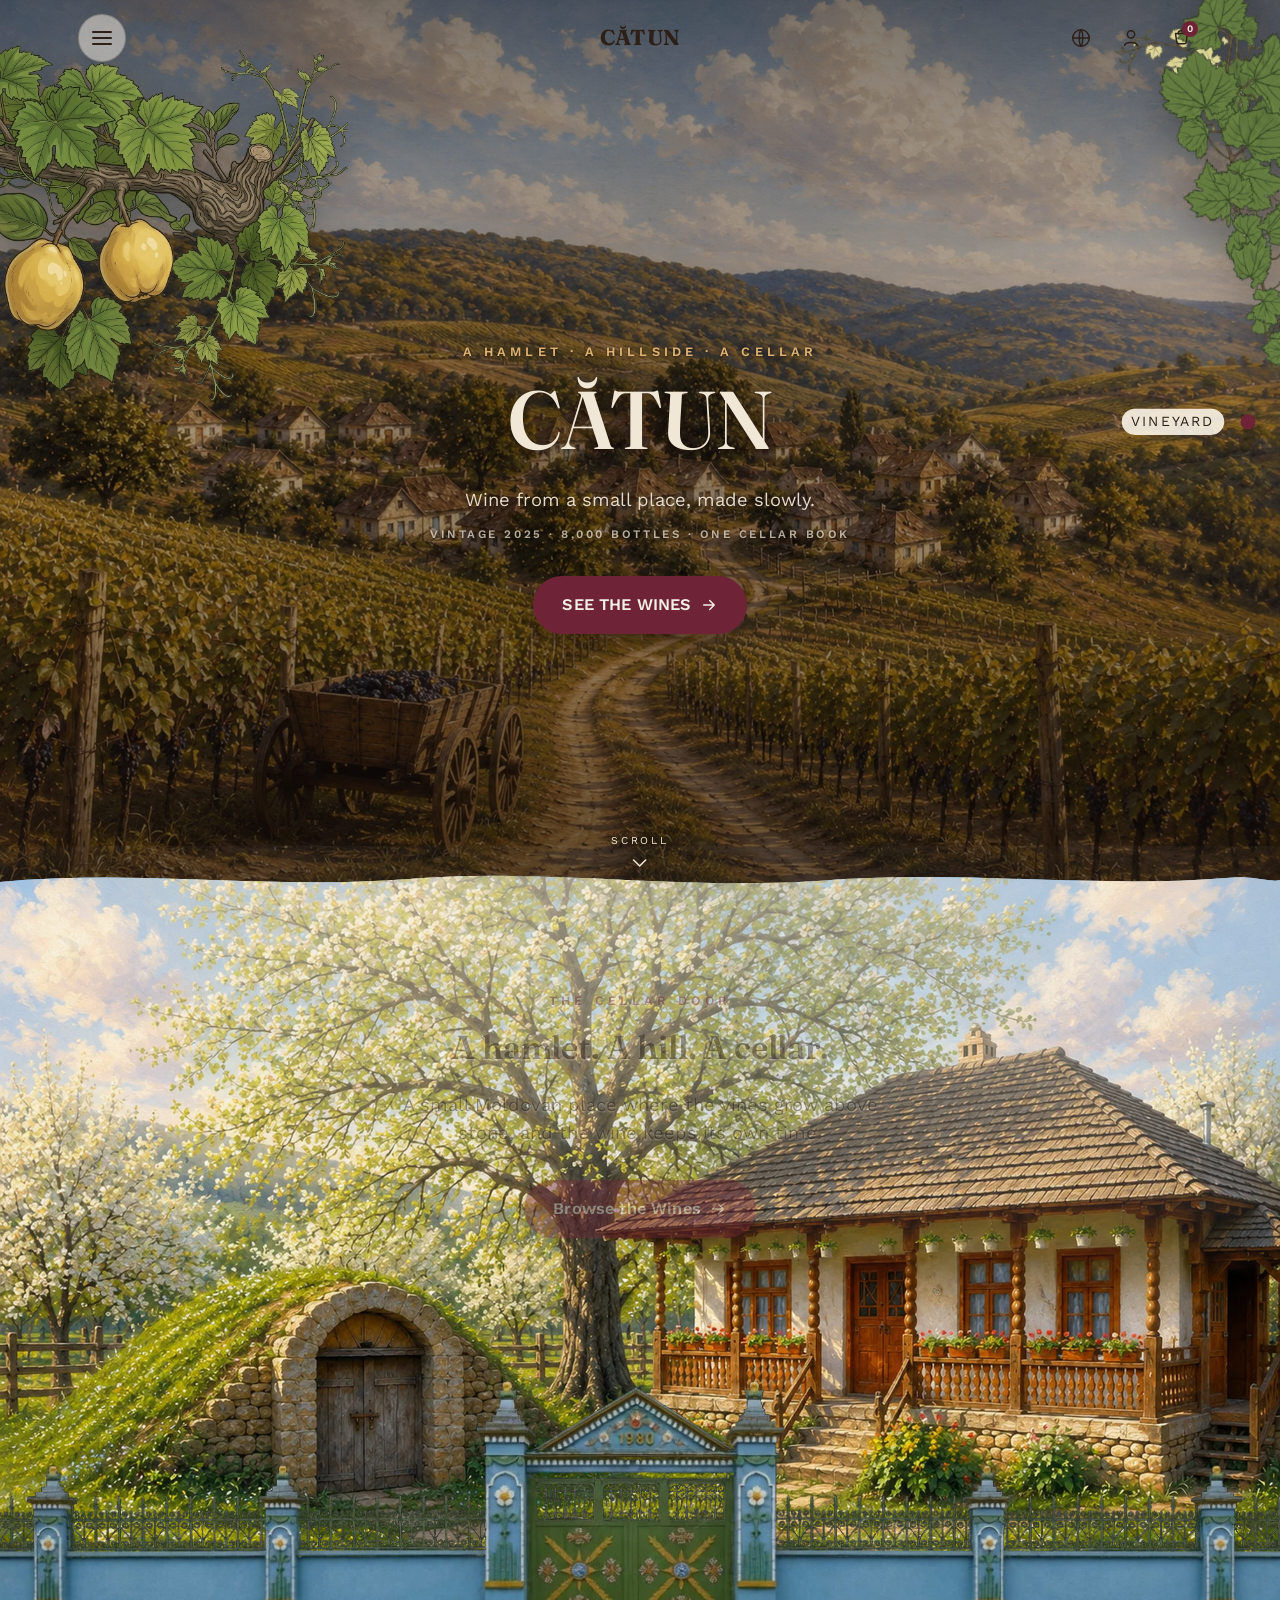
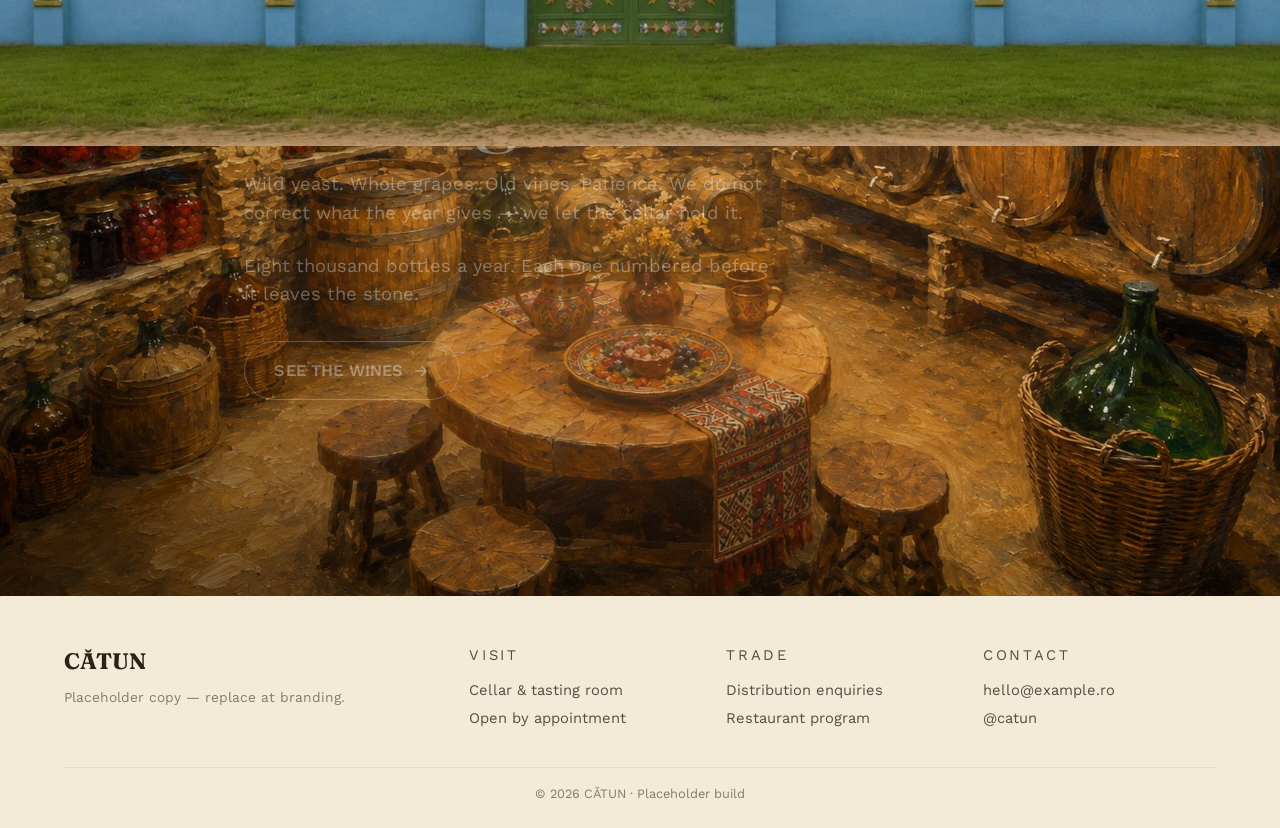
<file: index.html>
<!DOCTYPE html>
<html lang="en">
  <head>
    <meta charset="UTF-8" />
    <meta name="viewport" content="width=device-width, initial-scale=1.0" />
    <meta
      name="description"
      content="Via Bunicului — an immersive countryside wine scroll journey. Placeholder content."
    />
    <title>CĂTUN — Countryside Wine (Placeholder)</title>
    <link rel="stylesheet" href="styles.css" />
    <!-- Hero background is the LCP image — fetch it early -->
    <link rel="preload" as="image" href="assets/s1-bg.webp" fetchpriority="high" />
  </head>
  <body data-page="home">
    <a class="skip-link" href="#main">Skip to content</a>

    <!-- ============ HEADER (fixed transparent overlay) ============ -->
    <header class="site-header" id="siteHeader">
      <div class="header-inner">
        <button
          class="menu-toggle"
          id="menuToggle"
          aria-label="Open menu"
          aria-expanded="false"
          aria-controls="menuOverlay"
        >
          <span class="menu-toggle__bars" aria-hidden="true"></span>
        </button>

        <a class="brand" href="index.html" aria-label="CĂTUN — home">
          <span class="brand__mark">CĂTUN</span>
        </a>

        <div class="header-icons">
          <button class="icon-btn" aria-label="Region">
            <svg viewBox="0 0 24 24" aria-hidden="true">
              <circle cx="12" cy="12" r="9" />
              <path d="M3 12h18M12 3c2.5 2.5 2.5 15 0 18M12 3c-2.5 2.5-2.5 15 0 18" />
            </svg>
          </button>
          <button class="icon-btn" aria-label="Account">
            <svg viewBox="0 0 24 24" aria-hidden="true">
              <circle cx="12" cy="8" r="4" />
              <path d="M5 20c1.5-4 12.5-4 14 0" />
            </svg>
          </button>
          <button class="icon-btn icon-btn--cart" aria-label="Cart">
            <svg viewBox="0 0 24 24" aria-hidden="true">
              <path d="M6 7h13l-1.3 9.5a2 2 0 0 1-2 1.7H9.3a2 2 0 0 1-2-1.7L6 7z" />
              <path d="M9 7a3 3 0 0 1 6 0" />
            </svg>
            <span class="cart-count" aria-hidden="true">0</span>
          </button>
        </div>
      </div>
    </header>

    <!-- ============ FULLSCREEN MENU OVERLAY ============ -->
    <div class="menu-overlay" id="menuOverlay" role="dialog" aria-modal="true" aria-label="Menu" hidden>
      <nav class="menu-overlay__nav" aria-label="Primary">
        <a href="index.html"><span class="menu-num">01</span> Home</a>
        <a href="catalogue.html"><span class="menu-num">02</span> Wines</a>
        <a href="#scene-cellar"><span class="menu-num">03</span> Our Cellar</a>
        <a href="#scene-house"><span class="menu-num">04</span> The Estate</a>
        <a href="catalogue.html"><span class="menu-num">05</span> Shop</a>
      </nav>
      <p class="menu-overlay__note">Placeholder navigation — replace links at branding.</p>
    </div>

    <!-- ============ SECTION SCROLL DOTS ============ -->
    <nav class="scroll-dots" id="scrollDots" aria-label="Scroll sections">
      <a href="#scene-village" class="dot is-active" data-dot="1"><span class="dot__label">Vineyard</span></a>
      <a href="#scene-house" class="dot" data-dot="2"><span class="dot__label">Cellar door</span></a>
      <a href="#scene-cellar" class="dot" data-dot="3"><span class="dot__label">The cellar</span></a>
    </nav>

    <main id="main">
      <!-- ==================================================== -->
      <!-- SECTION 1 — VILLAGE / VINEYARD ENTRANCE HERO         -->
      <!-- ==================================================== -->
      <section class="scene scene--village" id="scene-village" data-scene="1" aria-label="Vineyard entrance">
        <div class="scene__sky" aria-hidden="true"></div>
        <!-- Real client background (replaces the old CSS/SVG scene art) -->
        <img class="scene__photo" src="assets/s1-bg.webp" alt="" fetchpriority="high" decoding="async" />
        <div class="scene__veil scene__veil--village" aria-hidden="true"></div>
        <div class="scene__grain" aria-hidden="true"></div>

        <!-- Foreground quince branch sliding in from the top-left (reusable .floating-enter-left) -->
        <div class="floating floating--quince-s1 floating-enter-left" aria-hidden="true">
          <img src="assets/floating/floating-quince-branch.png" alt="" loading="lazy" decoding="async" />
        </div>

        <!-- Foreground vine-leaves accent (top-right, opposite the quince). Smaller/subtler;
             cropped off the top/right edge with a slight natural tilt. -->
        <div class="floating floating--vine-s1 floating-enter-right" aria-hidden="true">
          <img src="assets/floating/floating-vine-leaves.png" alt="" loading="lazy" decoding="async" />
        </div>

        <div class="scene__content scene__content--center">
          <p class="eyebrow">A HAMLET · A HILLSIDE · A CELLAR</p>
          <h1 class="display-title">
            CĂTUN
          </h1>
          <p class="lede">
            Wine from a small place, made slowly.
          </p>
          <p class="hero-meta">VINTAGE&nbsp;2025 · 8,000&nbsp;BOTTLES · ONE&nbsp;CELLAR&nbsp;BOOK</p>
          <a class="btn btn--primary btn--lg" href="catalogue.html" data-scroll>
            SEE THE WINES
            <svg viewBox="0 0 24 24" class="btn__icon" aria-hidden="true"><path d="M5 12h14M13 6l6 6-6 6" /></svg>
          </a>
        </div>

        <button class="scroll-arrow" data-scroll-target="#scene-house" aria-label="Scroll to next section">
          <span class="scroll-arrow__word">Scroll</span>
          <svg viewBox="0 0 24 24" aria-hidden="true"><path d="M6 9l6 6 6-6" /></svg>
        </button>
      </section>

      <!-- ==================================================== -->
      <!-- SECTION 2 — COUNTRYSIDE HOUSE / CELLAR ENTRANCE      -->
      <!-- ==================================================== -->
      <section class="scene scene--house" id="scene-house" data-scene="2" aria-label="Countryside house and cellar entrance">
        <!-- Phase A scaffold: pin + stage wrappers are display:contents (no-op at rest); activated in later phases -->
        <div class="s2-pin"><div class="s2-stage">
        <div class="s2-reveal" aria-hidden="true"></div>
        <!-- Decorative preview of the Section 3 copy, fades/slides in during the pinned lift
             (desktop+motion only). The real #scene-cellar copy below stays the accessible one. -->
        <div class="s2-reveal-copy" aria-hidden="true">
          <div class="scene__content scene__content--cellar">
            <p class="eyebrow eyebrow--light">LIKE NO OTHERS</p>
            <h2 class="display-title display-title--light"><span>Nothing added.</span><span>Nothing hurried.</span></h2>
            <p class="lede lede--light">
              Wild yeast. Whole grapes. Old vines. Patience. We do not correct what the year
              gives — we let the cellar hold it.
            </p>
            <p class="lede lede--light">
              Eight thousand bottles a year. Each one numbered before it leaves the stone.
            </p>
            <a class="btn btn--ghost-light btn--lg" href="catalogue.html">
              SEE THE WINES
              <svg viewBox="0 0 24 24" class="btn__icon" aria-hidden="true"><path d="M5 12h14M13 6l6 6-6 6" /></svg>
            </a>
          </div>
        </div>
        <div class="scene__sky scene__sky--day" aria-hidden="true"></div>
        <!-- Real client background (house + beci built in) -->
        <img class="scene__photo" src="assets/s2-bg.webp" alt="" loading="lazy" decoding="async" />
        <div class="scene__veil scene__veil--house" aria-hidden="true"></div>
        <div class="scene__grain" aria-hidden="true"></div>

        <!-- Decorative swallows — Section 2 only. Same asset twice, second one mirrored.
             Inside .s2-stage so they hide with the stage at the S2→S3 release (no birds in the
             cellar). CSS drives opacity + swoop translate from --village-to-house so they fade
             and slide into position as Section 2 enters. -->
        <img class="s2-bird s2-bird--a" src="assets/floating/swallow.png" alt="" aria-hidden="true" decoding="async" loading="lazy" />
        <img class="s2-bird s2-bird--b" src="assets/floating/swallow.png" alt="" aria-hidden="true" decoding="async" loading="lazy" />

        <!-- SEPARATE foreground fence (parallax layer) — same element + data-parallax so JS is unchanged -->
        <div class="scene__fence parallax" data-parallax="0.22" aria-hidden="true">
          <img class="scene__fence-img" src="assets/s2-fence.webp" alt="" loading="lazy" decoding="async" />
        </div>

        <div class="scene__content scene__content--top scene__content--story">
          <p class="eyebrow eyebrow--dark">THE CELLAR DOOR</p>
          <h2 class="display-title">A&nbsp;hamlet. A&nbsp;hill. A&nbsp;cellar.</h2>
          <p class="lede lede--dark">
            A small Moldovan place where the vines grow above stone, and the wine keeps its own time.
          </p>
          <a class="btn btn--primary btn--lg" href="catalogue.html">
            Browse the Wines
            <svg viewBox="0 0 24 24" class="btn__icon" aria-hidden="true"><path d="M5 12h14M13 6l6 6-6 6" /></svg>
          </a>
        </div>
        </div></div><!-- /.s2-stage /.s2-pin -->
      </section>

      <!-- ==================================================== -->
      <!-- SECTION 3 — INTERIOR WINE CELLAR                     -->
      <!-- ==================================================== -->
      <section class="scene scene--cellar" id="scene-cellar" data-scene="3" aria-label="Interior wine cellar">
        <div class="scene__cellar-bg" aria-hidden="true"></div>
        <!-- Real client background (cellar + barrels) -->
        <img class="scene__photo" src="assets/s3-bg.webp" alt="" loading="lazy" decoding="async" />
        <div class="scene__veil scene__veil--cellar" aria-hidden="true"></div>
        <div class="scene__glow" aria-hidden="true"></div>

        <div class="scene__content scene__content--cellar">
          <p class="eyebrow eyebrow--light">LIKE NO OTHERS</p>
          <h2 class="display-title display-title--light"><span>Nothing added.</span><span>Nothing hurried.</span></h2>
          <p class="lede lede--light">
            Wild yeast. Whole grapes. Old vines. Patience. We do not correct what the year
            gives — we let the cellar hold it.
          </p>
          <p class="lede lede--light">
            Eight thousand bottles a year. Each one numbered before it leaves the stone.
          </p>
          <a class="btn btn--ghost-light btn--lg" href="catalogue.html">
            SEE THE WINES
            <svg viewBox="0 0 24 24" class="btn__icon" aria-hidden="true"><path d="M5 12h14M13 6l6 6-6 6" /></svg>
          </a>
        </div>
      </section>
    </main>

    <!-- ============ SLIM FOOTER ============ -->
    <footer class="site-footer" aria-label="Site footer">
      <div class="site-footer__inner">
        <div class="site-footer__brand">
          <p class="site-footer__mark">CĂTUN</p>
          <p class="site-footer__placeholder">Placeholder copy — replace at branding.</p>
        </div>
        <div class="site-footer__cols">
          <div class="site-footer__col">
            <p class="site-footer__head">Visit</p>
            <p>Cellar &amp; tasting room</p>
            <p>Open by appointment</p>
          </div>
          <div class="site-footer__col">
            <p class="site-footer__head">Trade</p>
            <p>Distribution enquiries</p>
            <p>Restaurant program</p>
          </div>
          <div class="site-footer__col">
            <p class="site-footer__head">Contact</p>
            <p>hello@example.ro</p>
            <p>@catun</p>
          </div>
        </div>
      </div>
      <p class="site-footer__legal">© <span id="footerYear">2026</span> CĂTUN · Placeholder build</p>
    </footer>

    <!-- Cinematic scroll-transition overlays (opacity driven by scroll-progress CSS vars set in script.js) -->
    <div class="journey-fx" aria-hidden="true">
      <div class="transition-haze"></div>
      <div class="transition-doorway"></div>
      <div class="transition-lightspill"></div>
    </div>

    <script src="script.js?v=f" defer></script>
  </body>
</html>
</file>
<file: styles.css>
@import url("https://fonts.googleapis.com/css2?family=Fraunces:ital,opsz,wght@0,9..144,400;0,9..144,600;0,9..144,700;1,9..144,500&family=Work+Sans:wght@400;500;600&display=swap");

/* =========================================================================
   DESIGN TOKENS — PLACEHOLDER ONLY. Single source of truth for branding.
   Swap these to rebrand; nothing below hardcodes brand values.
   ========================================================================= */
:root {
  /* ---- Brand / UI colours ---- */
  --c-ink: #2c2018;
  --c-muted: #6f6052;
  --c-paper: #f4ead8;
  --c-surface: #fbf4e7;
  --c-line: #e1d2ba;
  --c-accent: #6e2436; /* wine / bordeaux */
  --c-accent-soft: #883246;
  --c-gold: #d9b25a;

  /* ---- Scene 1: village / vineyard (golden hour) ---- */
  --c-sky1-top: #b9d2da;
  --c-sky1-mid: #f5e3bd;
  --c-sky1-low: #f1d2a0;
  --c-sun: #ffe7b3;
  --c-hill-far: #b7c4a6;
  --c-hill-mid: #9db188;
  --c-field-left: #889a57;
  --c-field-right: #94a564;
  --c-road: #cdb487;
  --c-road-crown: #dcc6a0;
  --c-row: #6f7d45;
  --c-bush: #5f6f3a;
  --c-cypress: #4f6138;
  --c-bark: #6b4a30;
  --c-stone: #cdbfa6;
  --c-stone-dark: #b3a283;
  --c-water: #cfe3e0;
  --c-white: #f4efe6;
  --c-beak: #d98a3a;
  --c-leaf-fg: #46562f;

  /* ---- Scene 2: house / cellar entrance (day) ---- */
  --c-sky2-top: #aacfe0;
  --c-sky2-low: #e9f1ec;
  --c-ground: #8fa257;
  --c-dirt: #c7b083;
  --c-wall: #ead9bd;
  --c-roof: #b0563b;
  --c-roof-dark: #8f4530;
  --c-glass: #6f8ea3;
  --c-wood: #7b5836;
  --c-wood-dark: #5e4226;
  --c-chimney: #c08a6a;
  --c-mulberry: #4d6b3f;
  --c-mulberry-fruit: #5b2a4a;
  --c-quince: #6f8a4a;
  --c-quince-fruit: #e3b53f;
  --c-cellar-earth: #8a7a55;
  --c-cellar-dark: #241710;
  --c-fence: #875a34;
  --c-fence-dark: #6c4527;
  --c-swallow: #2f2a26;

  /* ---- Scene 3: interior cellar (warm dark) ---- */
  --c-cellar-wall: #271c14;
  --c-vault: #3a2a1e;
  --c-vault-inner: #4c3727;
  --c-floor: #1c130d;
  --c-floor-2: #2a1d14;
  --c-oak: #6e4a2c;
  --c-oak-light: #855b34;
  --c-hoop: #caa75e;
  --c-rack: #5a3d24;
  --c-bottle-end: #2f4a3a;
  --c-glow: rgba(255, 190, 110, 0.55);
  --c-flame: #ffcf7a;
  --c-cream: #f1e7d6;
  --c-amber: #e0b574;

  /* ---- Bottle teaser / type colours ---- */
  --c-type-red: #6e2436;
  --c-type-white: #cdbf7d;
  --c-type-rose: #d98aa0;
  --c-type-sparkling: #335041;

  /* ---- Type ---- */
  --font-display: "Fraunces", Georgia, "Times New Roman", serif;
  --font-body: "Work Sans", system-ui, -apple-system, "Segoe UI", sans-serif;

  /* ---- Spacing ---- */
  --space-1: 0.25rem;
  --space-2: 0.5rem;
  --space-3: 0.75rem;
  --space-4: 1rem;
  --space-5: 1.5rem;
  --space-6: 2rem;
  --space-7: 3rem;
  --space-8: 4.5rem;

  /* ---- Radius ---- */
  --radius-sm: 4px;
  --radius-md: 10px;
  --radius-lg: 20px;
  --radius-pill: 999px;

  /* ---- Shadows ---- */
  --shadow-sm: 0 1px 3px rgba(44, 32, 24, 0.12);
  --shadow-md: 0 8px 24px rgba(44, 32, 24, 0.16);
  --shadow-lg: 0 22px 60px rgba(44, 32, 24, 0.28);

  /* ---- Motion ---- */
  --dur-fast: 160ms;
  --dur-base: 280ms;
  --dur-slow: 620ms;
  --ease: cubic-bezier(0.22, 0.61, 0.36, 1);

  /* ---- Layout ---- */
  --header-h: 76px;
  --container: 1200px;

  /* ---- Section background gradients ---- */
  --bg-sky1: linear-gradient(180deg, var(--c-sky1-top) 0%, var(--c-sky1-mid) 58%, var(--c-sky1-low) 100%);
  --bg-sky2: linear-gradient(180deg, var(--c-sky2-top) 0%, var(--c-sky2-low) 100%);
  --bg-cellar: radial-gradient(120% 90% at 50% 28%, #3a2a1d 0%, #241811 55%, #160e09 100%);
}

/* =========================================================================
   RESET / BASE
   ========================================================================= */
*,
*::before,
*::after {
  box-sizing: border-box;
}
* {
  margin: 0;
}
html {
  scroll-behavior: smooth;
}
body {
  font-family: var(--font-body);
  color: var(--c-ink);
  background: var(--c-paper);
  line-height: 1.55;
  -webkit-font-smoothing: antialiased;
  overflow-x: hidden;
}
img,
svg {
  display: block;
}
a {
  color: inherit;
  text-decoration: none;
}
button {
  font: inherit;
  color: inherit;
  cursor: pointer;
  background: none;
  border: none;
}
:focus-visible {
  outline: 2px solid var(--c-accent);
  outline-offset: 3px;
}
.skip-link {
  position: absolute;
  left: -9999px;
  top: 0;
  z-index: 200;
}
.skip-link:focus {
  left: var(--space-4);
  top: var(--space-4);
  background: var(--c-accent);
  color: var(--c-white);
  padding: var(--space-2) var(--space-4);
  border-radius: var(--radius-sm);
}

/* =========================================================================
   TYPOGRAPHY HELPERS
   ========================================================================= */
.eyebrow {
  font-size: clamp(0.7rem, 1.4vw, 0.8rem);
  letter-spacing: 0.32em;
  text-transform: uppercase;
  font-weight: 600;
  color: var(--c-accent);
  margin-bottom: var(--space-4);
}
.eyebrow--dark {
  color: var(--c-accent);
}
.eyebrow--light {
  color: var(--c-amber);
}
.display-title {
  font-family: var(--font-display);
  font-weight: 600;
  line-height: 1.02;
  letter-spacing: -0.01em;
  font-size: clamp(2.4rem, 6.4vw, 5.2rem);
  color: var(--c-ink);
  text-shadow: 0 2px 18px rgba(244, 234, 216, 0.5);
}
.display-title--light {
  color: var(--c-cream);
  text-shadow: 0 4px 26px rgba(0, 0, 0, 0.5);
}
.lede {
  max-width: 34ch;
  margin-top: var(--space-5);
  font-size: clamp(1rem, 1.6vw, 1.15rem);
  color: var(--c-muted);
}
.lede--dark {
  color: var(--c-ink);
}
.lede--light {
  color: rgba(241, 231, 214, 0.86);
}
/* Hero meta line — small uppercase tracking, sits tight under the subtitle.
   One line on desktop; wraps cleanly on phones. (Homepage S1 hero.) */
.hero-meta {
  margin-top: var(--space-3); /* smaller gap than title→subtitle, groups it with the subtitle */
  font-size: clamp(0.62rem, 1vw, 0.72rem);
  letter-spacing: 0.22em;
  text-transform: uppercase;
  font-weight: 600;
  color: rgba(241, 231, 214, 0.72);
  white-space: nowrap; /* keep on one line on desktop */
}
@media (max-width: 760px) {
  .hero-meta { white-space: normal; }
}

/* =========================================================================
   BUTTONS
   ========================================================================= */
.btn {
  display: inline-flex;
  align-items: center;
  gap: var(--space-2);
  border-radius: var(--radius-pill);
  font-weight: 600;
  letter-spacing: 0.01em;
  padding: 0.8em 1.5em;
  transition: transform var(--dur-fast) var(--ease),
    background-color var(--dur-base) var(--ease), color var(--dur-base) var(--ease),
    border-color var(--dur-base) var(--ease);
}
.btn:hover {
  transform: translateY(-2px);
}
.btn--lg {
  padding: 1em 1.8em;
  font-size: 1.02rem;
}
.btn__icon {
  width: 1.1em;
  height: 1.1em;
  fill: none;
  stroke: currentColor;
  stroke-width: 2;
  stroke-linecap: round;
  stroke-linejoin: round;
}
.btn--primary {
  background: var(--c-accent);
  color: var(--c-white);
  box-shadow: var(--shadow-md);
}
.btn--primary:hover {
  background: var(--c-accent-soft);
}
.btn--ghost-light {
  border: 1.5px solid rgba(241, 231, 214, 0.55);
  color: var(--c-cream);
}
.btn--ghost-light:hover {
  background: rgba(241, 231, 214, 0.12);
  border-color: var(--c-cream);
}

/* =========================================================================
   HEADER + MENU
   ========================================================================= */
.site-header {
  position: fixed;
  inset: 0 0 auto 0;
  z-index: 100;
  height: var(--header-h);
  transition: background-color var(--dur-base) var(--ease),
    backdrop-filter var(--dur-base) var(--ease), box-shadow var(--dur-base) var(--ease);
}
.site-header.is-scrolled {
  background: rgba(244, 234, 216, 0.82);
  backdrop-filter: blur(10px);
  box-shadow: var(--shadow-sm);
}
.header-inner {
  height: 100%;
  max-width: var(--container);
  margin: 0 auto;
  padding: 0 clamp(1rem, 3vw, 2.5rem);
  display: grid;
  grid-template-columns: 1fr auto 1fr;
  align-items: center;
  gap: var(--space-4);
}
.menu-toggle {
  width: 48px;
  height: 48px;
  border-radius: var(--radius-pill);
  border: 1.5px solid rgba(44, 32, 24, 0.25);
  display: grid;
  place-items: center;
  background: rgba(251, 244, 231, 0.5);
  transition: background-color var(--dur-base) var(--ease), transform var(--dur-fast) var(--ease);
  justify-self: start;
}
.menu-toggle:hover {
  background: var(--c-surface);
  transform: scale(1.04);
}
.menu-toggle__bars,
.menu-toggle__bars::before,
.menu-toggle__bars::after {
  content: "";
  display: block;
  width: 20px;
  height: 2px;
  background: var(--c-ink);
  border-radius: 2px;
  transition: transform var(--dur-base) var(--ease), opacity var(--dur-fast) var(--ease);
}
.menu-toggle__bars::before {
  transform: translateY(-6px);
}
.menu-toggle__bars::after {
  transform: translateY(4px);
}
.menu-toggle[aria-expanded="true"] .menu-toggle__bars {
  background: transparent;
}
.menu-toggle[aria-expanded="true"] .menu-toggle__bars::before {
  transform: translateY(0) rotate(45deg);
}
.menu-toggle[aria-expanded="true"] .menu-toggle__bars::after {
  transform: translateY(-2px) rotate(-45deg);
}
.brand {
  justify-self: center;
  display: flex;
  align-items: baseline;
  gap: var(--space-2);
}
.brand__mark {
  font-family: var(--font-display);
  font-weight: 700;
  font-size: 1.35rem;
  letter-spacing: 0.01em;
  color: var(--c-ink);
}
.brand__tag {
  font-size: 0.6rem;
  letter-spacing: 0.24em;
  text-transform: uppercase;
  color: var(--c-muted);
}
.header-icons {
  justify-self: end;
  display: flex;
  align-items: center;
  gap: var(--space-2);
}
.icon-btn {
  width: 42px;
  height: 42px;
  border-radius: var(--radius-pill);
  display: grid;
  place-items: center;
  position: relative;
  transition: background-color var(--dur-base) var(--ease);
}
.icon-btn:hover {
  background: rgba(44, 32, 24, 0.08);
}
.icon-btn svg {
  width: 22px;
  height: 22px;
  fill: none;
  stroke: var(--c-ink);
  stroke-width: 1.6;
  stroke-linecap: round;
  stroke-linejoin: round;
}
.cart-count {
  position: absolute;
  top: 4px;
  right: 4px;
  min-width: 16px;
  height: 16px;
  padding: 0 4px;
  border-radius: var(--radius-pill);
  background: var(--c-accent);
  color: var(--c-white);
  font-size: 0.62rem;
  font-weight: 600;
  display: grid;
  place-items: center;
}

/* Menu overlay */
.menu-overlay {
  position: fixed;
  inset: 0;
  z-index: 120;
  background: linear-gradient(160deg, #2b1d15 0%, #43271f 100%);
  color: var(--c-cream);
  display: flex;
  flex-direction: column;
  align-items: center;
  justify-content: center;
  gap: var(--space-6);
  opacity: 0;
  transition: opacity var(--dur-base) var(--ease);
}
.menu-overlay[hidden] {
  display: none;
}
.menu-overlay.is-open {
  opacity: 1;
}
.menu-overlay__nav {
  display: flex;
  flex-direction: column;
  gap: clamp(var(--space-3), 2.4vh, var(--space-5));
  text-align: center;
}
.menu-overlay__nav a {
  font-family: var(--font-display);
  font-size: clamp(1.8rem, 6vw, 3.2rem);
  font-weight: 600;
  color: var(--c-cream);
  opacity: 0.9;
  transition: color var(--dur-base) var(--ease), transform var(--dur-base) var(--ease);
}
.menu-overlay__nav a:hover {
  color: var(--c-gold);
  transform: translateX(6px);
}
.menu-num {
  font-family: var(--font-body);
  font-size: 0.8rem;
  letter-spacing: 0.2em;
  color: var(--c-amber);
  margin-right: var(--space-3);
  vertical-align: middle;
}
.menu-overlay__note {
  font-size: 0.78rem;
  letter-spacing: 0.08em;
  color: rgba(241, 231, 214, 0.5);
}

/* =========================================================================
   SCROLL DOTS
   ========================================================================= */
.scroll-dots {
  position: fixed;
  right: clamp(0.6rem, 2vw, 1.8rem);
  top: 50%;
  transform: translateY(-50%);
  z-index: 90;
  display: flex;
  flex-direction: column;
  gap: var(--space-4);
}
.dot {
  position: relative;
  width: 12px;
  height: 12px;
  border-radius: var(--radius-pill);
  border: 1.5px solid rgba(44, 32, 24, 0.55);
  transition: background-color var(--dur-base) var(--ease), transform var(--dur-base) var(--ease),
    border-color var(--dur-base) var(--ease);
}
.dot.is-active {
  background: var(--c-accent);
  border-color: var(--c-accent);
  transform: scale(1.25);
}
.dot__label {
  position: absolute;
  right: 24px;
  top: 50%;
  transform: translateY(-50%) translateX(6px);
  white-space: nowrap;
  font-size: 0.7rem;
  letter-spacing: 0.16em;
  text-transform: uppercase;
  color: var(--c-ink);
  background: rgba(251, 244, 231, 0.9);
  padding: 2px 8px;
  border-radius: var(--radius-pill);
  opacity: 0;
  pointer-events: none;
  transition: opacity var(--dur-base) var(--ease), transform var(--dur-base) var(--ease);
}
.dot:hover .dot__label,
.dot.is-active .dot__label {
  opacity: 1;
  transform: translateY(-50%) translateX(0);
}
/* dots on the dark cellar section */
.scroll-dots.on-dark .dot {
  border-color: rgba(241, 231, 214, 0.6);
}
.scroll-dots.on-dark .dot.is-active {
  background: var(--c-gold);
  border-color: var(--c-gold);
}
.scroll-dots.on-dark .dot__label {
  color: var(--c-cream);
  background: rgba(40, 26, 18, 0.85);
}

/* =========================================================================
   SCENES — shared
   ========================================================================= */
.scene {
  position: relative;
  min-height: 100svh;
  display: flex;
  overflow: hidden;
  isolation: isolate;
}
.scene__sky {
  position: absolute;
  inset: 0;
  z-index: -3;
}
.scene--village .scene__sky {
  background: var(--bg-sky1);
}
.scene__sky--day {
  background: var(--bg-sky2);
}
.scene__sun {
  position: absolute;
  top: 12%;
  left: 50%;
  transform: translateX(-50%);
  width: 42vw;
  height: 42vw;
  max-width: 520px;
  max-height: 520px;
  border-radius: 50%;
  background: radial-gradient(circle, var(--c-sun) 0%, rgba(255, 231, 179, 0) 65%);
  z-index: -2;
}
.scene__art {
  position: absolute;
  inset: 0;
  width: 100%;
  height: 100%;
  z-index: -1;
}
.scene__leaves {
  position: absolute;
  inset: 0;
  width: 100%;
  height: 100%;
  z-index: 2;
  pointer-events: none;
}
.scene__grain {
  position: absolute;
  inset: 0;
  z-index: 1;
  pointer-events: none;
  opacity: 0.07;
  mix-blend-mode: multiply;
  background-image: url("data:image/svg+xml,%3Csvg xmlns='http://www.w3.org/2000/svg' width='160' height='160'%3E%3Cfilter id='n'%3E%3CfeTurbulence type='fractalNoise' baseFrequency='0.85' numOctaves='2'/%3E%3C/filter%3E%3Crect width='100%25' height='100%25' filter='url(%23n)'/%3E%3C/svg%3E");
}

/* ---- Real client image layers (integrated assets) ---- */
.scene__photo {
  position: absolute;
  inset: 0;
  width: 100%;
  height: 100%;
  object-fit: cover;
  object-position: center;
  z-index: -1;
}
/* Legibility veils so text reads over the painted photos */
.scene__veil {
  position: absolute;
  inset: 0;
  z-index: 1;
  pointer-events: none;
}
.scene__veil--village {
  /* darkest band aligned with the vertically-centred hero copy. A soft radial deepens
     ONLY the central text zone (so CĂTUN/subtitle have a contrast floor) while the edges
     keep the lighter linear wash — the vineyard stays bright and visible. */
  background:
    radial-gradient(58% 42% at 50% 45%,
      rgba(18, 12, 8, 0.26) 0%,
      rgba(18, 12, 8, 0.10) 46%,
      rgba(18, 12, 8, 0) 70%),
    linear-gradient(
      180deg,
      rgba(18, 12, 8, 0.55) 0%,
      rgba(18, 12, 8, 0.3) 28%,
      rgba(18, 12, 8, 0.34) 55%,
      rgba(18, 12, 8, 0.62) 100%
    );
}
.scene__veil--cellar {
  background: linear-gradient(
    90deg,
    rgba(0, 0, 0, 0.64) 0%,
    rgba(0, 0, 0, 0.24) 46%,
    rgba(0, 0, 0, 0) 72%
  );
}
/* Section 2 keeps dark text → light scrim gives it a contrast floor (not just text-shadow) */
.scene__veil--house {
  background: linear-gradient(
    180deg,
    rgba(247, 239, 225, 0.6) 0%,
    rgba(247, 239, 225, 0.32) 24%,
    rgba(247, 239, 225, 0) 48%
  );
}
/* Section 1 sits on a bright painting → switch hero text to light */
.scene--village .eyebrow {
  color: var(--c-amber);
  text-shadow:
    0 1px 3px rgba(28, 16, 10, 0.70),
    0 2px 10px rgba(28, 16, 10, 0.45);
}
.scene--village .display-title {
  color: var(--c-cream);
  /* layered: tight dark-brown separation → mid diffuse → wide ambient depth → faint warm
     halo for a premium lift (no hard outline, no glow-y cartoon). */
  text-shadow:
    0 2px 4px   rgba(28, 16, 10, 0.55),
    0 4px 16px  rgba(24, 14, 9, 0.45),
    0 10px 38px rgba(18, 11, 7, 0.35),
    0 0 34px    rgba(255, 198, 122, 0.12);
}
.scene--village .lede {
  color: rgba(241, 231, 214, 0.94);
  text-shadow:
    0 1px 3px  rgba(28, 16, 10, 0.62),
    0 2px 12px rgba(24, 14, 9, 0.42);
}
.scene--village .hero-meta {
  text-shadow:
    0 1px 3px  rgba(28, 16, 10, 0.62),
    0 2px 10px rgba(24, 14, 9, 0.42);
}
.scene--village .scroll-arrow {
  color: var(--c-cream);
  /* soft brown drop-shadow keeps both the word and the chevron legible over the bright road */
  filter: drop-shadow(0 1px 3px rgba(20, 12, 8, 0.55));
  /* fade the scroll cue out as the vineyard→house transition begins, so the rising wave never reaches it */
  opacity: calc(1 - max(var(--village-to-house) - 0.1, 0) * 3);
}
/* CTA: same accent/style, just a slightly stronger lift off the busy vineyard (village hero only) */
.scene--village .btn--primary {
  box-shadow:
    var(--shadow-md),
    0 6px 22px rgba(20, 12, 8, 0.40);
}
/* Section 2 keeps dark text (bright sky/blossoms) → crisp light halo for legibility */
.scene--house .eyebrow {
  text-shadow: 0 1px 2px rgba(244, 234, 216, 0.9);
}
.scene--house .display-title {
  text-shadow: 0 1px 2px rgba(244, 234, 216, 0.95), 0 3px 22px rgba(244, 234, 216, 0.7);
}
.scene--house .lede {
  color: var(--c-ink);
  text-shadow: 0 1px 2px rgba(244, 234, 216, 0.92);
}

/* Decorative swallows — Section 2 only. Painted PNG asset used twice, second mirrored.
   Anchored in the upper corners of the sky, clear of the centered title. opacity + swoop
   translate driven by --village-to-house (set by initScrollJourney during S1→S2 entry):
   birds fade in and slide from off-corner into rest as Section 2 arrives. z:1 sits BEHIND
   the text/fence (z:3) and ABOVE sky/photo/veil. Inside .s2-stage in HTML → hide with
   the stage at the S2→S3 release. */
.s2-bird {
  position: absolute;
  z-index: 1;
  pointer-events: none;
  display: block;
  user-select: none;
  opacity: clamp(0, var(--village-to-house, 0), 1);
  will-change: opacity, transform;
}
.s2-bird--a {
  top: 12%;
  left: 7%;
  width: clamp(40px, 4.4vw, 64px);
  transform:
    translate(
      calc((1 - var(--village-to-house, 0)) * -56px),
      calc((1 - var(--village-to-house, 0)) * -28px)
    )
    rotate(calc((1 - var(--village-to-house, 0)) * -8deg));
}
.s2-bird--b {
  top: 9%;
  right: 8%;
  width: clamp(44px, 5vw, 72px);
  /* scaleX(-1) mirrors the asset; the translate(-X) then visually moves +X so the bird
     enters from the upper-RIGHT and settles into its anchored position. */
  transform:
    scaleX(-1)
    translate(
      calc((1 - var(--village-to-house, 0)) * -60px),
      calc((1 - var(--village-to-house, 0)) * -32px)
    )
    rotate(calc((1 - var(--village-to-house, 0)) * -8deg));
}
/* Mobile: narrow viewport, centered title spans nearly the full width — corners are too
   tight for the birds to read cleanly. Hide them. */
@media (max-width: 760px) {
  .s2-bird { display: none; }
}

.scene__content {
  position: relative;
  z-index: 3;
  width: 100%;
  max-width: var(--container);
  margin: 0 auto;
  padding: 0 clamp(1.5rem, 5vw, 5rem);
  display: flex;
  flex-direction: column;
}
.scene__content--center {
  align-self: center;
  align-items: center;
  text-align: center;
  padding-top: var(--header-h);
}
.scene__content--top {
  align-self: flex-start;
  align-items: center;
  text-align: center;
  margin-top: calc(var(--header-h) + 5vh);
}
/* S2 editorial story block — quiet, centered in the upper-middle, between the corner birds and
   above the fence/gate. Padding is zeroed so max-width is a clean text measure (~50ch); margin
   auto centers it. Scoped to --story so the locked S2→S3 reveal preview (--cellar) and S3 are
   untouched. */
.scene__content--story {
  align-items: center;
  text-align: center;
  padding-left: 0;
  padding-right: 0;
  max-width: min(50ch, 88vw);
  margin-left: auto;
  margin-right: auto;
}
.scene__content--story .display-title {
  width: 100%;
  font-size: clamp(1.45rem, 2.6vw, 2.2rem);
  line-height: 1.2;
  letter-spacing: -0.005em;
  text-wrap: balance; /* even line lengths; the title's nbsp keeps breaks at sentence boundaries */
}
.scene__content--story .lede {
  width: 100%;
  max-width: 100%; /* body paragraphs fill the editorial measure, wider than the default 34ch */
  /* tight + soft cream halo lifts the dark copy off the varied photo (tree/house) without
     darkening the image — readability only, S2 story block scoped. */
  text-shadow:
    0 1px 2px  rgba(247, 239, 225, 0.95),
    0 1px 14px rgba(247, 239, 225, 0.55);
}
.scene__content--cellar {
  align-self: center;
  align-items: flex-start;
  text-align: left;
  max-width: min(920px, 92vw); /* wider so the two title lines can spread horizontally */
  margin-right: auto;
}
/* Title spans stack as two lines; each stays on one line on desktop so the title reads wide,
   not stacked/vertical. (Mobile allows natural wrapping — see the max-width:760px block.) */
.scene__content--cellar .display-title span {
  display: block;
  white-space: nowrap;
}
/* Body stays at a comfortable reading measure even though the block is wider for the title. */
.scene__content--cellar .lede {
  max-width: 48ch;
}
.scene__content .btn {
  margin-top: var(--space-6);
}

/* Scroll arrow */
.scroll-arrow {
  position: absolute;
  bottom: var(--space-5);
  left: 50%;
  transform: translateX(-50%);
  z-index: 4;
  display: flex;
  flex-direction: column;
  align-items: center;
  gap: 2px;
  color: var(--c-ink);
}
.scroll-arrow__word {
  font-size: 0.66rem;
  letter-spacing: 0.28em;
  text-transform: uppercase;
}
.scroll-arrow svg {
  width: 24px;
  height: 24px;
  fill: none;
  stroke: currentColor;
  stroke-width: 1.6;
  stroke-linecap: round;
  stroke-linejoin: round;
  animation: bob 1.8s var(--ease) infinite;
}
@keyframes bob {
  0%, 100% { transform: translateY(0); }
  50% { transform: translateY(6px); }
}

/* =========================================================================
   SCENE 1 — VILLAGE / VINEYARD
   ========================================================================= */
.v-hill--far { fill: var(--c-hill-far); }
.v-hill--mid { fill: var(--c-hill-mid); }
.v-field--left { fill: var(--c-field-left); }
.v-field--right { fill: var(--c-field-right); }
.v-road { fill: var(--c-road); }
.v-road-crown { fill: var(--c-road-crown); }
.v-rows line {
  stroke: var(--c-row);
  stroke-width: 3;
  opacity: 0.5;
}
.v-bushes circle { fill: var(--c-bush); }
.v-cypress ellipse { fill: var(--c-cypress); }
.v-trunk { fill: var(--c-bark); }
.v-fountain-post { fill: var(--c-stone-dark); }
.v-fountain-spout { fill: var(--c-stone-dark); }
.v-fountain-basin { fill: var(--c-stone); stroke: var(--c-stone-dark); stroke-width: 3; }
.v-fountain-water { fill: none; stroke: var(--c-water); stroke-width: 4; stroke-linecap: round; }
.v-stork-body { fill: var(--c-white); }
.v-stork-head { fill: var(--c-white); }
.v-stork-neck { fill: none; stroke: var(--c-white); stroke-width: 6; stroke-linecap: round; }
.v-stork-beak { fill: var(--c-beak); }
.v-stork-leg { stroke: var(--c-beak); stroke-width: 3; stroke-linecap: round; }
.fg-leaf { fill: var(--c-leaf-fg); }
.fg-stem { fill: none; stroke: var(--c-leaf-fg); stroke-width: 5; opacity: 0.8; }
.fg-vine { opacity: 0.92; }

/* =========================================================================
   SCENE 2 — HOUSE / CELLAR ENTRANCE
   ========================================================================= */
.swallows {
  position: absolute;
  inset: 0;
  z-index: 0;
  pointer-events: none;
}
.swallow {
  position: absolute;
  width: 38px;
  height: 19px;
  fill: none;
  stroke: var(--c-swallow);
  stroke-width: 2.4;
  stroke-linecap: round;
}
.swallow--1 { top: 18%; left: -8%; animation: fly1 14s linear infinite; }
.swallow--2 { top: 26%; left: -8%; width: 28px; animation: fly1 18s linear infinite 3s; }
.swallow--3 { top: 14%; left: -8%; width: 22px; animation: fly1 22s linear infinite 7s; }
@keyframes fly1 {
  0% { transform: translate(0, 0); }
  50% { transform: translate(60vw, -4vh); }
  100% { transform: translate(120vw, 2vh); }
}
.h-ground { fill: var(--c-ground); }
.h-path { fill: var(--c-dirt); }
.tree-trunk { fill: var(--c-bark); }
.mulberry-foliage { fill: var(--c-mulberry); }
.mulberry-fruit circle { fill: var(--c-mulberry-fruit); }
.quince-foliage { fill: var(--c-quince); }
.quince-fruit circle { fill: var(--c-quince-fruit); stroke: #b8902a; stroke-width: 1.5; }
.house-roof { fill: var(--c-roof); }
.house-roof-shadow { fill: var(--c-roof-dark); }
.house-wall { fill: var(--c-wall); }
.house-window { fill: var(--c-glass); }
.house-window-bar { stroke: var(--c-wood-dark); stroke-width: 4; }
.house-door { fill: var(--c-wood); }
.house-knob { fill: var(--c-gold); }
.chimney { fill: var(--c-chimney); }
.cellar-mound { fill: var(--c-cellar-earth); }
.cellar-arch { fill: var(--c-stone); }
.cellar-dark { fill: var(--c-cellar-dark); }
.cellar-door { fill: var(--c-wood); stroke: var(--c-wood-dark); stroke-width: 2; }
.cellar-plank { stroke: var(--c-wood-dark); stroke-width: 2; }
.cellar-step { fill: var(--c-stone-dark); }
.cart-bed, .cart-rail { fill: var(--c-wood); }
.cart-slat, .cart-handle { stroke: var(--c-wood); stroke-width: 6; stroke-linecap: round; }
.cart-wheel { fill: var(--c-wood-dark); }
.cart-wheel-hub { fill: var(--c-gold); }

/* Parallax fence (separate foreground layer — real transparent cutout, capped to a bottom band) */
.scene__fence {
  position: absolute;
  left: 0;
  right: 0;
  bottom: -8vh; /* cushion so the parallax lift never exposes a gap beneath the fence */
  width: 100%;
  height: clamp(340px, 52vh, 640px); /* taller band → more of the fence body reads, finials get headroom */
  overflow: hidden;
  z-index: 3;
  pointer-events: none;
  will-change: transform;
}
.scene__fence-img {
  display: block;
  width: 100%;
  height: 100%;
  object-fit: cover;
  /* 52% balances top + body: with the taller container the slice spans ~27-75% of
     the asset — small sky headroom so finials clear, then full finials + gate body +
     grass (touch of dirt) for a strong, grounded foreground.
     (Asset bands: transparent 0-31%, finials 32-48%, gate 48-64%, grass 64-73%.) */
  object-position: center 52%;
}
/* Cellar atmosphere rising onto the fence — warm dark tint grows from the seam up
   as S3 enters (driven by --house-to-cellar), fading out before the blue gate crown.
   Inside .scene__fence so it's clipped to the fence and rides the parallax transform. */
.scene__fence::after {
  content: "";
  position: absolute;
  inset: 0;
  pointer-events: none;
  z-index: 1;
  /* multiply casts the cellar earth tone onto the blue fence as a real shadow
     (darkens without graying), so the gate stays readable instead of washed flat */
  mix-blend-mode: multiply;
  /* Peak the cast shadow mid-transition, when the fence sits centred in view.
     --house-to-cellar is only ~0.5 at that moment and doesn't hit 1 until the
     fence has scrolled off the top — so ramp it: min(hc*2.2,1) reaches full
     strength by the time the fence is centred, then holds while it exits. */
  opacity: calc(min(var(--house-to-cellar) * 2.2, 1) * 0.9);
  /* The cellar section overlaps and paints OVER the fence's lower ~half, so the
     darkest shadow must land just above the seam (~mid-element), not at the true
     element bottom (which is hidden). Strong band peaks at 48-58% then feathers
     up the visible gate; colour sampled from the S3 cellar top (rgb(89,51,15)). */
  background: linear-gradient(
    to top,
    rgba(34, 18, 8, 0.92) 0%,
    rgba(40, 22, 9, 0.9) 42%,
    rgba(54, 30, 12, 0.82) 54%,
    rgba(77, 42, 18, 0.5) 66%,
    rgba(89, 51, 15, 0.24) 78%,
    rgba(89, 51, 15, 0) 88%
  );
}

/* =========================================================================
   S2→S3 FENCE-PULL PIN — Phase B1: real pin/stage boxes (still NO pin motion).
   .s2-stage now carries Section 2's layout role (flex container + positioning
   context + clip + stacking) that .scene used to provide, and is sticky-capable.
   .s2-pin is the future scroll track; with --pin-extra:0 it is exactly one
   viewport tall, so the stage has no room to stick → behaviour identical to
   before. .scene--house drops its own flex/overflow (moved to the stage) and
   must NOT clip, or it would trap the sticky stage. No fence lift / reveal yet.
   ========================================================================= */
.scene--house {
  display: block;    /* override .scene's flex — S2's content now lives in .s2-stage */
  overflow: visible; /* override .scene's overflow:hidden so it can't trap position:sticky */
}
.s2-pin {
  position: relative;
  min-height: calc(100svh + var(--pin-extra, 0vh)); /* B1: extra=0 → 100svh, no pin track yet */
  --pin-extra: 0vh; /* Phase B2 knob: extra scroll distance for the pinned phase */
}
.s2-stage {
  position: sticky;  /* sticky-capable; no track yet → sits in normal flow */
  top: 0;
  min-height: 100svh;  /* matches .scene's min-height:100svh */
  display: flex;       /* replicate .scene flex so .scene__content--top positions identically */
  overflow: hidden;    /* clip fence (-8vh) + photo masks, as .scene did */
  isolation: isolate;  /* self-contained layer z-index stack, as .scene did */
}
.s2-reveal { display: none; } /* future cellar-reveal layer — still inactive */
.s2-reveal-copy { display: none; } /* in-stage S3 text preview — desktop+motion only */

/* B2a: activate the pin TRACK on desktop + motion-OK only (no fence lift / reveal yet).
   The extra scroll distance gives .s2-stage room to actually stick → Section 2 holds
   briefly near its bottom, then releases on continued scroll (native scroll, no jacking).
   Mobile (≤760px) and reduced-motion keep --pin-extra:0 → no pin (normal-scroll fallback).
   50vh keeps the S2 section ≤150vh, so its max intersection ratio (~0.67) stays above the
   scroll-dots' 0.55 threshold and dot 2 still fires. */
@media (min-width: 761px) and (prefers-reduced-motion: no-preference) {
  .s2-pin { --pin-extra: 50vh; }

  /* Phase C (corrected): PHYSICAL cellar reveal — not an opacity crossfade. The layer
     is solid (opacity:1) and SAME s3-bg.webp cover/center crop as the real
     #scene-cellar .scene__photo (so the pin-release handoff matches pixel-for-pixel).
     z-index:2 sits ABOVE the S2 backdrop (sky/photo/veil/grain, z ≤ 1) so the house is
     COVERED bottom-up (never faded), but BELOW the fence (z 3) so the lifting fence
     drags the cellar up. A bottom-up mask wipes it open: the opaque band's top edge is
     the reveal line, riding the fence ground-line via the eased --s2s3e. The feather
     OVERSHOOTS — at --s2s3e:1 the opaque stop reaches the very top and the 7vh feather
     sits off-screen above it → 100% cellar, no transparent top strip. At --s2s3e:0 the
     whole feather is below the viewport → nothing shows (S2 identical at rest).
     Activated here only → mobile/reduced-motion keep display:none and never render it. */
  .s2-reveal {
    display: block;
    position: absolute;
    inset: 0;
    z-index: 2;
    pointer-events: none;
    overflow: hidden; /* clip the rising ::before image carrier */
    opacity: 1; /* solid — this is a clip/mask reveal, not a crossfade */
    -webkit-mask: linear-gradient(to top,
      #000 calc(var(--s2s3e) * 100% + var(--s2s3e) * 7vh - 7vh),
      transparent calc(var(--s2s3e) * 100% + var(--s2s3e) * 7vh));
            mask: linear-gradient(to top,
      #000 calc(var(--s2s3e) * 100% + var(--s2s3e) * 7vh - 7vh),
      transparent calc(var(--s2s3e) * 100% + var(--s2s3e) * 7vh));
    will-change: mask;
  }
  /* Image carrier: the cellar photo (same cover/center crop as the real #scene-cellar,
     warm gradient fallback behind). It RISES with the fence — translated down at the
     start and settling to 0 (cover/center = real cellar) at --s2s3e:1, on the same eased
     curve as the fence lift, so the cellar feels physically dragged up. The top gap from
     the downward shift always sits above the mask's reveal line, so no edge ever shows. */
  .s2-reveal::before {
    content: "";
    position: absolute;
    inset: 0;
    background: url("assets/s3-bg.webp") center / cover no-repeat, var(--bg-cellar);
    transform: translateY(calc((1 - var(--s2s3e)) * 28vh));
    will-change: transform;
  }
  /* Cellar mood — SOFTENED dark layers (scrim ~0.28, vignette ~0.30) so the warm bloom +
     held lightspill read through as a continuous glow into the final cellar, not a darker
     "settled" phase. White title's text-shadow keeps readability without a heavy scrim.
     The real cellar's overlay below is matched 1:1 to these alphas → invisible swap. */
  .s2-reveal::after {
    content: "";
    position: absolute;
    inset: 0;
    z-index: 1; /* above the ::before image, within the masked reveal */
    pointer-events: none;
    background:
      radial-gradient(60% 50% at 50% 34%, rgba(255, 196, 120, 0.14) 0%, rgba(0, 0, 0, 0) 60%),
      /* matches the baked-in warm bloom on real #scene-cellar .scene__glow so the preview
         and the final cellar share the permanent honey glow → invisible swap. */
      radial-gradient(56% 46% at 50% 68%, rgba(255, 172, 86, 0.26) 0%, rgba(255, 146, 64, 0.08) 50%, rgba(255, 146, 64, 0) 75%),
      /* bottom-left depth shadow — subtle, fades quickly so it only anchors the corner. */
      radial-gradient(55% 65% at 0% 100%, rgba(0, 0, 0, 0.38) 0%, rgba(0, 0, 0, 0.12) 40%, rgba(0, 0, 0, 0) 72%),
      radial-gradient(120% 100% at 50% 100%, rgba(0, 0, 0, 0.30) 0%, rgba(0, 0, 0, 0) 60%),
      linear-gradient(90deg, rgba(0, 0, 0, 0.28) 0%, rgba(0, 0, 0, 0.10) 46%, rgba(0, 0, 0, 0) 72%);
    opacity: clamp(0, (var(--s2s3) - 0.3) / 0.45, 1);
  }

  /* S2 copy sits BELOW the reveal (z2) and fence (z3) so the rising ground physically covers
     it (no fade). At z1 it's still above photo/veil/grain → reads identically at rest. */
  .scene--house .scene__content--top { z-index: 1; }

  /* In-stage preview of the Section 3 copy. flex + inset:0 mimics .scene so the inner
     .scene__content--cellar lands in the exact same spot as the real cellar copy. It
     fades + slides in over --s2s3 0.65→0.85 — after the fence has cleared the text zone,
     before the swap. At the .is-released swap the stage (and this preview) hide and the
     real #scene-cellar copy (identical, coincident, opacity≈1) takes over → no jump. */
  .s2-reveal-copy {
    display: flex;
    position: absolute;
    inset: 0;
    z-index: 4; /* above the reveal (2); the fence (3) has lifted clear of the text by ~0.65 */
    pointer-events: none;
    opacity: clamp(0, (var(--s2s3) - 0.65) / 0.17, 1);
    transform: translateY(calc((1 - clamp(0, (var(--s2s3) - 0.65) / 0.17, 1)) * 26px));
    will-change: opacity, transform;
  }
  /* defeat the inherited .scene--house .scene__content S2-fade so the wrapper owns
     visibility — 3 classes (0,3,0) beats that rule (0,2,0) regardless of source order. */
  .s2-stage .s2-reveal-copy .scene__content { opacity: 1; transform: none; }
  /* The container stays pointer-events:none (it must not intercept clicks during the
     early lift while it is invisible). Re-enable just the CTA so it is clickable once
     the preview has faded in during the S2→S3 transition — before the .is-released
     handoff hands off to the identical real #scene-cellar CTA. Same catalogue.html
     target either way, so the swap is seamless. */
  .s2-stage .s2-reveal-copy .btn { pointer-events: auto; }
}

/* =========================================================================
   SCENE 3 — INTERIOR CELLAR
   ========================================================================= */
.scene--cellar { color: var(--c-cream); }
.scene__cellar-bg {
  position: absolute;
  inset: 0;
  z-index: -3;
  background: var(--bg-cellar);
}
.c-wall { fill: var(--c-cellar-wall); }
.c-vault { fill: var(--c-vault); }
.c-vault-inner { fill: var(--c-vault-inner); }
.c-stones line { stroke: rgba(241, 231, 214, 0.08); stroke-width: 2; }
.c-floor { fill: var(--c-floor); }
.c-floor-perspective { fill: var(--c-floor-2); }
.c-lantern-cord { stroke: rgba(241, 231, 214, 0.3); stroke-width: 2; }
.c-lantern-glow { fill: var(--c-glow); }
.c-lantern rect { fill: var(--c-vault); stroke: var(--c-hoop); stroke-width: 1.5; }
.c-lantern-flame { fill: var(--c-flame) !important; stroke: none !important; }
.c-rack-frame { fill: none; stroke: var(--c-rack); stroke-width: 10; }
.c-rack-grid line { stroke: var(--c-rack); stroke-width: 6; }
.c-rack-bottles circle { fill: var(--c-bottle-end); stroke: #1d2f25; stroke-width: 2; }
.barrel-end { fill: var(--c-oak); }
.barrel-face { fill: var(--c-oak-light); }
.barrel-band { fill: none; stroke: var(--c-hoop); stroke-width: 7; }
.scene__glow {
  position: absolute;
  inset: 0;
  z-index: 1;
  pointer-events: none;
  background: radial-gradient(60% 50% at 50% 34%, rgba(255, 196, 120, 0.18) 0%, rgba(0, 0, 0, 0) 60%),
    radial-gradient(120% 100% at 50% 100%, rgba(0, 0, 0, 0.55) 0%, rgba(0, 0, 0, 0) 60%);
}

/* S3 body copy is white for crisp readability over the cellar veil (heading, paragraph,
   CTA). Scoped to .scene__content--cellar so it hits BOTH the real #scene-cellar and the
   in-stage .s2-reveal-copy preview, and nothing in S1/S2/catalogue. The "Our craft" eyebrow
   keeps its warm/gold (.eyebrow--light → --c-amber). */
.scene__content--cellar .display-title--light { color: #fff; }
.scene__content--cellar .lede--light { color: rgba(255, 255, 255, 0.92); }
.scene__content--cellar .btn--ghost-light { color: #fff; border-color: rgba(255, 255, 255, 0.6); }

/* =========================================================================
   FLOATING FOREGROUND ELEMENTS + reusable swipe-in system
   Each scene is `isolation:isolate`, so a .floating element is trapped in its
   section's stacking context — always below the fixed header (z-100),
   scroll-dots (z-90) and journey-fx (z-80). The swipe animates the `translate`
   property (not `transform`), so a future element could still layer
   [data-parallax] on top without the two clobbering each other.
   ========================================================================= */
.floating {
  position: absolute;
  pointer-events: none;
}

/* Reusable left-to-right slide-in — opt-in via the .floating-enter-left class */
@keyframes floating-enter-left {
  from { opacity: 0; translate: -32% 0; }
  to   { opacity: 1; translate: 0 0; }
}
.floating-enter-left { opacity: 1; translate: 0 0; } /* resting / reduced-motion default */
@media (prefers-reduced-motion: no-preference) {
  .floating-enter-left {
    animation: floating-enter-left 1100ms cubic-bezier(0.22, 0.61, 0.36, 1) both;
  }
}

/* S1 — large cropped quince branch entering from off-screen top-left.
   Sized + pushed left so a big visible chunk reads as a strong foreground layer
   while its right edge stays clear (left) of the centred hero title across desktop
   widths; z-2 keeps it behind the hero copy (z-3) as a legibility safety net. */
.floating--quince-s1 {
  /* px-based clamps → stable size across widths. left crop kept < ~9% of the
     rendered width so the left quince (starts at image x 11%) is never cut —
     only leaves/wood crop off-screen; both fruits (img x 11–54%) stay visible. */
  top: clamp(20px, 3vh, 40px);
  left: clamp(-44px, -2.8vw, -28px);
  width: clamp(360px, 30vw, 560px);
  z-index: 2; /* above the painted scene, below hero content (3) + scroll-arrow (4) */
}
.floating--quince-s1 img {
  display: block;
  width: 100%;
  height: auto;
  /* warm/desaturate + deeper shadow so the larger branch reads as a foreground object */
  filter: saturate(0.85) sepia(0.08) brightness(0.96)
    drop-shadow(0 10px 22px rgba(0, 0, 0, 0.32));
}

/* Reusable right-to-left slide-in — opt-in via the .floating-enter-right class.
   Mirrors .floating-enter-left so right-anchored foreground elements have the same
   calm entrance. */
@keyframes floating-enter-right {
  from { opacity: 0; translate: 32% 0; }
  to   { opacity: 1; translate: 0 0; }
}
.floating-enter-right { opacity: 1; translate: 0 0; }
@media (prefers-reduced-motion: no-preference) {
  .floating-enter-right {
    animation: floating-enter-right 1100ms cubic-bezier(0.22, 0.61, 0.36, 1) both;
  }
}

/* S1 — small cropped vine-leaves accent in the top-right, opposite the quince branch.
   Sized smaller (≈70% of the quince width) so it reads as a quieter accent. Partially
   cropped off the top/right edges, slight natural tilt. z:2 keeps it behind the hero
   copy (z:3) so the title stays clear; hidden on mobile (alongside quince). */
.floating--vine-s1 {
  /* Asset is a tall hanging vine (878×1216, portrait). Pushed off the top + right so only
     a partial slice reads in the corner — feels like a real vine draping in from outside
     the frame, not a centered sticker. The dense leaf area can pass under the header
     icons; the header sits at z:100 so the icons always render OVER the z:2 vine and
     remain readable (pointer-events:none on .floating means no click interception). */
  top: clamp(-110px, -7vh, -48px);
  right: clamp(-140px, -8.5vw, -52px);
  width: clamp(260px, 26vw, 440px);
  z-index: 2;
  rotate: -10deg;
  transform-origin: top right;
  opacity: 0.88;
}
.floating--vine-s1 img {
  display: block;
  width: 100%;
  height: auto;
  /* Desaturated + warmer + slightly darker than the quince so it sinks into the painted
     scene as foliage edge rather than reading like a foreground sticker. */
  filter: saturate(0.7) sepia(0.14) brightness(0.92) contrast(0.97)
    drop-shadow(0 10px 22px rgba(0, 0, 0, 0.32));
}

/* =========================================================================
   CATALOGUE PAGE
   ========================================================================= */
body[data-page="catalogue"] {
  background: #efe4ce;
  min-height: 100vh;
  /* Faded Moldovan-flag palette + section moods (used as band backgrounds, never as stripes). */
  --c-shop-blue: #6b8aab;
  --c-shop-gold: #c8a061;
  --c-shop-red: #8d3a31;
  /* Band background colors */
  --c-band-hero: #c2d2cc;
  --c-band-reds: #7c3a2f;
  --c-band-whites: #ead49a;
  --c-band-rose: #d39593;
  --c-band-footer: #efe4ce;
  /* Band ink colors (legible on each band background) */
  --c-ink-hero: #2a3a36;
  --c-ink-reds: #f6e8c8;
  --c-ink-whites: #4a3a1a;
  --c-ink-rose: #4a1f1f;
}

/* =========================================================================
   SHOP (catalogue v3) — full-bleed colored bands, bottles floating directly
   on the section background (NO product cards), poster headings, wavy
   separators. Scoped under body[data-page="catalogue"].
   ========================================================================= */

/* Subtle paper noise reusable on any band — inline SVG turbulence, low opacity. */
body[data-page="catalogue"] {
  --shop-paper-noise:
    url("data:image/svg+xml;utf8,<svg xmlns='http://www.w3.org/2000/svg' width='240' height='240'><filter id='n'><feTurbulence type='fractalNoise' baseFrequency='0.85' numOctaves='2' seed='4'/><feColorMatrix values='0 0 0 0 0.22  0 0 0 0 0.16  0 0 0 0 0.09  0 0 0 0.16 0'/></filter><rect width='100%25' height='100%25' filter='url(%23n)'/></svg>");
}

.shop { display: block; }

/* ---- HERO ---- */
.shop-hero {
  position: relative;
  background-color: #2c4a66; /* fallback close to the painted image's midtones */
  background-image: url("assets/shop/shop-hero-bg.png");
  background-size: cover;
  background-position: center center;
  background-repeat: no-repeat;
  color: #f5ecd3; /* warm cream, legible over the blue painterly background */
  padding: calc(var(--header-h) + 6vh) 5vw 12vh;
  text-align: center;
  overflow: hidden;
}
/* Readability overlays — two pseudo-elements, both at z:2 (above clouds at z:1,
   below content at z:3).
   ::before  — vertical gradient: darkens top edge where sky meets the eyebrow.
   ::after   — radial ellipse: gentle dark centre that fades to nothing at edges,
               keeps the text legible without muddying the full hero. */
.shop-hero::before {
  content: "";
  position: absolute;
  inset: 0;
  background:
    linear-gradient(180deg, rgba(18, 28, 55, 0.30) 0%, rgba(18, 28, 55, 0.08) 42%, rgba(18, 28, 55, 0) 72%);
  pointer-events: none;
  z-index: 2;
}
.shop-hero::after {
  content: "";
  position: absolute;
  inset: 0;
  background:
    radial-gradient(ellipse 68% 58% at 50% 46%, rgba(18, 28, 55, 0.26) 0%, transparent 72%);
  pointer-events: none;
  z-index: 2;
}
.shop-hero__inner {
  position: relative;
  z-index: 3;
  max-width: 980px;
  margin: 0 auto;
}
.shop-hero__eyebrow {
  font-family: var(--font-body);
  font-size: 0.86rem;
  letter-spacing: 0.32em;
  text-transform: uppercase;
  color: rgba(245, 236, 211, 0.82);
  margin: 0 0 var(--space-4);
  text-shadow:
    0 1px 4px rgba(18, 28, 55, 0.80),
    0 2px 12px rgba(18, 28, 55, 0.50);
}
.shop-hero__title {
  font-family: var(--font-display);
  font-weight: 600;
  font-size: clamp(3.4rem, 11vw, 9.5rem);
  line-height: 0.92;
  letter-spacing: -0.02em;
  margin: 0 0 var(--space-4);
  color: #f5ecd3;
  text-shadow:
    0 2px 5px  rgba(18, 28, 55, 0.88),
    0 5px 20px rgba(18, 28, 55, 0.55),
    0 12px 40px rgba(18, 28, 55, 0.30),
    0 0   52px rgba(240, 215, 140, 0.10);
}
.shop-hero__sub {
  font-family: var(--font-body);
  font-size: clamp(1rem, 1.3vw, 1.18rem);
  color: rgba(245, 236, 211, 0.88);
  max-width: 48ch;
  margin: 0 auto var(--space-6);
  line-height: 1.55;
  text-shadow:
    0 1px 4px  rgba(18, 28, 55, 0.82),
    0 3px 16px rgba(18, 28, 55, 0.50);
}
.shop-hero__links {
  display: flex;
  flex-wrap: wrap;
  justify-content: center;
  align-items: center;
  gap: var(--space-3);
  font-family: var(--font-body);
  font-size: 1.05rem;
  letter-spacing: 0.06em;
  margin-bottom: var(--space-6);
}
.shop-hero__links a {
  color: rgba(245, 236, 211, 0.92);
  text-decoration: none;
  padding: 0.35em 0.2em;
  border-bottom: 1.5px solid transparent;
  transition: border-color 180ms ease, color 180ms ease;
  text-shadow:
    0 1px 4px  rgba(18, 28, 55, 0.80),
    0 2px 12px rgba(18, 28, 55, 0.48);
}
.shop-hero__links a:hover,
.shop-hero__links a:focus-visible {
  border-bottom-color: var(--c-shop-gold);
  color: #fff;
  outline: none;
}
.shop-hero__links span { color: rgba(245, 236, 211, 0.42); }
.shop-hero__arrow {
  display: inline-grid;
  place-items: center;
  width: 48px;
  height: 48px;
  border-radius: 50%;
  border: 1.5px solid rgba(245, 236, 211, 0.5);
  color: rgba(245, 236, 211, 0.95);
  text-decoration: none;
  transition: transform 240ms ease, border-color 180ms ease, background 180ms ease, filter 180ms ease;
  filter: drop-shadow(0 2px 8px rgba(18, 28, 55, 0.55));
}
.shop-hero__arrow svg { width: 22px; height: 22px; }
.shop-hero__arrow:hover {
  transform: translateY(3px);
  border-color: var(--c-shop-gold);
  background: rgba(200, 160, 97, 0.22);
  color: #fff;
}
/* Soft cloud layers — five instances drift slowly left→right across the hero sky,
   behind the title/links. Three vertical lanes: upper (above title), middle (behind
   title, opacity ≤ 0.40), lower (link/arrow area). D+E hidden on mobile ≤720px. */
.shop-hero__cloud {
  position: absolute;
  z-index: 1;
  pointer-events: none;
  user-select: none;
  left: -40vw; /* base anchor off-screen left; animation translates rightward */
  filter: blur(1.2px) brightness(1.05);
  mix-blend-mode: screen;
  animation: shop-cloud-drift 80s linear infinite;
  will-change: transform;
}
@keyframes shop-cloud-drift {
  from { transform: translate3d(0, 0, 0); }
  to   { transform: translate3d(180vw, 0, 0); }
}
.shop-hero__cloud--a {
  top: calc(var(--header-h) - 2vh);
  width: clamp(200px, 26vw, 380px);
  opacity: 0.55;
  animation-duration: 75s;
  animation-delay: -18s;
}
.shop-hero__cloud--b {
  top: calc(var(--header-h) + 26vh);
  width: clamp(170px, 22vw, 320px);
  opacity: 0.4; /* lowest — sits in the title's vertical band */
  animation-duration: 95s;
  animation-delay: -42s;
}
.shop-hero__cloud--c {
  top: calc(var(--header-h) + 45vh);
  width: clamp(160px, 20vw, 280px);
  opacity: 0.5;
  animation-duration: 55s;
  animation-delay: -24s;
}
.shop-hero__cloud--d {
  /* upper lane — large, very slow; pairs with A to keep the top sky populated */
  top: calc(var(--header-h) + 10vh);
  width: clamp(240px, 32vw, 430px);
  opacity: 0.34;
  animation-duration: 110s;
  animation-delay: -72s;
}
.shop-hero__cloud--e {
  /* lower-middle lane — compact, offset timing so a cloud is almost always visible */
  top: calc(var(--header-h) + 38vh);
  width: clamp(145px, 19vw, 260px);
  opacity: 0.48;
  animation-duration: 45s;
  animation-delay: -9s;
}
@media (max-width: 720px) {
  .shop-hero__cloud--a { width: 200px; opacity: 0.5; animation-duration: 70s; }
  .shop-hero__cloud--b { width: 160px; opacity: 0.36; animation-duration: 90s; }
  .shop-hero__cloud--c { display: none; }
  .shop-hero__cloud--d { display: none; }
  .shop-hero__cloud--e { display: none; }
}
@media (prefers-reduced-motion: reduce) {
  /* Static clouds — no horizontal drift. Anchor each to a sensible position. */
  .shop-hero__cloud { animation: none; }
  .shop-hero__cloud--a { left: -6vw; transform: none; }
  .shop-hero__cloud--b { right: -6vw; left: auto; transform: none; }
  .shop-hero__cloud--c { left: -2vw; transform: none; }
  .shop-hero__cloud--d { right: 10vw; left: auto; transform: none; }
  .shop-hero__cloud--e { left: 25vw; transform: none; }
}

/* ---- SECTION DIVIDER ORNAMENTS ----
   Dedicated wrappers placed BETWEEN product bands in the DOM (not inside product content).
   Zero height → they add no vertical gap and sit exactly on the section boundary (the seam).
   overflow-x:clip crops the off-viewport-edge portion of the instrument so it can't create a
   horizontal scrollbar, while overflow-y:visible lets the instrument extend up/down across the
   seam. z-index sits above both bands' waves (z:3) and content (z:2), below the header (z:100),
   so the ornament reads as layered ON the divider — never swallowed by the wave. */
.shop-divider {
  position: relative;
  height: 0;
  z-index: 5;
  overflow-x: clip;
  overflow-y: visible;
  pointer-events: none;
}
.shop-divider__instrument {
  position: absolute;
  display: block;
  top: 0; /* the seam: zero-height wrapper sits on the boundary; transforms center the art on it */
  height: auto;
  pointer-events: none;
  user-select: none;
}
/* Nai — reds → whites. Right side, mostly visible (~65%), cropped a little on the right,
   laid across the cream/red seam. Slight desaturate + warm shadow to match the painted style. */
.shop-divider--nai .shop-divider__instrument {
  width: clamp(220px, 27vw, 400px);
  right: 0;
  transform: translate(38%, -58%) rotate(-4deg); /* ~38% off the right edge → ~64% visible; biased up so it crosses the seam without grazing the next head */
  filter: saturate(0.84) brightness(0.95) drop-shadow(0 14px 22px rgba(40, 16, 10, 0.40));
}
/* Cobza — whites → rose. Left side, smaller than the nai, cropped on the left. The asset is a
   tall portrait (225×600), so width is kept modest and the art is biased upward (translateY)
   into the white band's clear lower padding so it never reaches the rose title below. */
.shop-divider--cobza .shop-divider__instrument {
  width: clamp(95px, 11vw, 150px);
  left: 0;
  transform: translate(-30%, -71%) rotate(6deg); /* ~30% off the left edge → ~70% visible; biased up so its base clears the rose head while still crossing the seam */
  filter: saturate(0.84) brightness(0.93) drop-shadow(0 14px 20px rgba(40, 24, 8, 0.38));
}
@media (max-width: 900px) {
  .shop-divider { display: none; }
}

/* ---- BAND BASE ---- */
.shop-band {
  position: relative;
  padding: clamp(70px, 10vh, 130px) 5vw clamp(110px, 14vh, 180px);
  text-align: center;
  overflow: hidden;
  /* Safe area below the fixed header when scrolling to a section anchor — header height
     plus a comfortable buffer so the title never tucks under the header. */
  scroll-margin-top: calc(var(--header-h) + 3vh);
}
.shop-band__head {
  position: relative;
  z-index: 2;
  max-width: 1100px;
  margin: 0 auto clamp(40px, 6vh, 80px);
}
.shop-band__num {
  font-family: var(--font-body);
  font-size: 0.82rem;
  letter-spacing: 0.28em;
  text-transform: uppercase;
  margin: 0 0 var(--space-4);
  opacity: 0.75;
}
.shop-band__title {
  font-family: var(--font-display);
  font-weight: 600;
  font-size: clamp(3rem, 10vw, 8.5rem);
  line-height: 0.92;
  letter-spacing: -0.02em;
  margin: 0 0 var(--space-4);
}
.shop-band__tag {
  font-family: var(--font-body);
  font-size: clamp(1rem, 1.2vw, 1.12rem);
  max-width: 52ch;
  margin: 0 auto;
  opacity: 0.82;
  line-height: 1.5;
}
/* ---- WAVY SEAM (mask-based, no separate wave element) ----
   There is no SVG/coloured wave shape anymore. Each band is pulled up by --shop-wave-h and
   given a wavy TOP edge via a CSS mask, so the "wave" is literally the band's OWN gradient/noise
   background showing through the mask — no second shape, so no colour mismatch or hairline is
   possible. The mask's valleys reveal the previous section behind. The negative margin overlaps
   the previous section by the wave height; the extra top padding keeps content from riding up.
   z-index:1 keeps the bands below .shop-divider (z:5) so the nai/cobza stay above the seam. */
.shop-band--reds,
.shop-band--whites,
.shop-band--rose {
  --shop-wave-h: clamp(38px, 5vh, 72px);
  z-index: 1;
  margin-top: calc(-1 * var(--shop-wave-h));
  padding-top: calc(clamp(70px, 10vh, 130px) + var(--shop-wave-h));
  -webkit-mask:
    url("data:image/svg+xml,%3Csvg xmlns='http://www.w3.org/2000/svg' viewBox='0 0 1440 100' preserveAspectRatio='none'%3E%3Cpath fill='%23fff' d='M0 60 Q 180 20 360 56 T 720 56 T 1080 56 T 1440 56 L 1440 100 L 0 100 Z'/%3E%3C/svg%3E") top / 100% var(--shop-wave-h) no-repeat,
    linear-gradient(#000 0 0) bottom / 100% calc(100% - var(--shop-wave-h)) no-repeat;
  mask:
    url("data:image/svg+xml,%3Csvg xmlns='http://www.w3.org/2000/svg' viewBox='0 0 1440 100' preserveAspectRatio='none'%3E%3Cpath fill='%23fff' d='M0 60 Q 180 20 360 56 T 720 56 T 1080 56 T 1440 56 L 1440 100 L 0 100 Z'/%3E%3C/svg%3E") top / 100% var(--shop-wave-h) no-repeat,
    linear-gradient(#000 0 0) bottom / 100% calc(100% - var(--shop-wave-h)) no-repeat;
}

/* Band moods */
.shop-band--reds {
  background: var(--c-band-reds);
  background-image: var(--shop-paper-noise), radial-gradient(80% 60% at 50% 0%, #8e4538 0%, var(--c-band-reds) 70%);
  color: var(--c-ink-reds);
}
.shop-band--reds .shop-band__num { color: rgba(246, 232, 200, 0.72); }

.shop-band--whites {
  background: var(--c-band-whites);
  background-image: var(--shop-paper-noise), radial-gradient(80% 60% at 50% 0%, #f0deaa 0%, var(--c-band-whites) 70%);
  color: var(--c-ink-whites);
}
.shop-band--whites .shop-band__num { color: rgba(74, 58, 26, 0.7); }

.shop-band--rose {
  background: var(--c-band-rose);
  background-image: var(--shop-paper-noise), radial-gradient(80% 60% at 50% 0%, #dba2a0 0%, var(--c-band-rose) 70%);
  color: var(--c-ink-rose);
}
.shop-band--rose .shop-band__num { color: rgba(74, 31, 31, 0.7); }

/* ---- SHOP ROW (3 bottles floating side-by-side, NO card box) ---- */
.shop-row {
  position: relative;
  z-index: 2;
  display: grid;
  grid-template-columns: repeat(3, minmax(0, 1fr));
  gap: clamp(40px, 5vw, 80px);
  max-width: 1240px;
  margin: 0 auto;
  align-items: end;
}
@media (max-width: 900px) {
  .shop-row { grid-template-columns: minmax(0, 1fr); gap: clamp(60px, 9vw, 100px); }
}

/* ---- SHOP FEATURE (single bottle, larger) ---- */
.shop-feature {
  position: relative;
  z-index: 2;
  display: flex;
  justify-content: center;
  max-width: 1100px;
  margin: 0 auto;
}

/* ---- SHOP ITEM (no card, no border) ---- */
.shop-item {
  display: flex;
  flex-direction: column;
  align-items: center;
  text-align: center;
  position: relative;
}
.shop-item__bottle {
  position: relative;
  display: flex;
  justify-content: center;
  align-items: flex-end;
  /* More breathing room below the bottle before the text block starts */
  margin-bottom: clamp(28px, 4vh, 48px);
}
.shop-item__bottle .wine-bottle,
.shop-item__bottle .bottle-fallback {
  display: block;
  height: clamp(220px, 30vh, 300px);
  width: auto;
  max-width: 200px;
  object-fit: contain;
  filter: drop-shadow(0 28px 22px rgba(20, 8, 4, 0.45));
  transition: transform 280ms cubic-bezier(0.22, 0.61, 0.36, 1);
}
.shop-item:hover .wine-bottle,
.shop-item:hover .bottle-fallback {
  transform: translateY(-6px) rotate(-1.2deg);
}
.shop-item__info {
  display: flex;
  flex-direction: column;
  align-items: center;
  /* Spacing is owned per-element below for a clean, predictable hierarchy
     (year+name+varietal grouped tight, price + button clearly separated). */
  gap: 0;
  max-width: 320px;
}
.shop-item__vintage {
  font-family: var(--font-body);
  font-size: 0.78rem;
  letter-spacing: 0.22em;
  text-transform: uppercase;
  opacity: 0.7;
  margin: 0 0 var(--space-2);
}
.shop-item__name {
  font-family: var(--font-display);
  font-weight: 700;
  font-size: clamp(1.8rem, 2.6vw, 2.4rem);
  line-height: 1.05;
  margin: 0;
  letter-spacing: -0.01em;
}
.shop-item__type {
  font-family: var(--font-body);
  font-size: 0.86rem;
  letter-spacing: 0.18em;
  text-transform: uppercase;
  margin: var(--space-3) 0 0;
  opacity: 0.78;
}
.shop-item__tasting {
  font-family: var(--font-body);
  font-size: 1rem;
  line-height: 1.5;
  margin: var(--space-2) 0 0;
  opacity: 0.84;
  max-width: 38ch;
}
.shop-item__price {
  font-family: var(--font-display);
  font-weight: 600;
  font-size: 1.5rem;
  /* Clear separation from the varietal above */
  margin: var(--space-5) 0 0;
  font-variant-numeric: tabular-nums;
}
.shop-item__actions {
  display: flex;
  flex-wrap: wrap;
  justify-content: center;
  gap: var(--space-3);
  /* Sits clearly below the price; column layout means it can never overlap text */
  margin-top: var(--space-5);
}

/* ---- Feature variant: larger bottle, more breathing room ---- */
.shop-item--feature .shop-item__bottle .wine-bottle,
.shop-item--feature .shop-item__bottle .bottle-fallback {
  height: clamp(280px, 44vh, 440px);
  max-width: 280px;
}
.shop-item--feature .shop-item__name {
  font-size: clamp(2.4rem, 4vw, 3.4rem);
}

/* ---- Badges (playful, slightly rotated pills) ---- */
.wine-badge {
  position: absolute;
  top: 8px;
  right: -16px;
  font-family: var(--font-display);
  font-weight: 700;
  font-size: 0.78rem;
  letter-spacing: 0.14em;
  text-transform: uppercase;
  padding: 0.4em 0.9em;
  border-radius: 999px;
  transform: rotate(8deg);
  background: var(--c-shop-gold);
  color: #2c2018;
  box-shadow: 0 4px 12px rgba(0, 0, 0, 0.3);
  z-index: 2;
}
.wine-badge--limited { background: #e6c878; color: #2c2018; }
.wine-badge--sold-out { background: rgba(0, 0, 0, 0.55); color: #fbf4e7; transform: rotate(-6deg); }

/* ---- Pills ---- */
.pill {
  font-family: var(--font-body);
  font-weight: 500;
  font-size: 0.86rem;
  letter-spacing: 0.1em;
  text-transform: uppercase;
  padding: 0.72em 1.4em;
  border-radius: 999px;
  border: 1.5px solid transparent;
  cursor: pointer;
  transition: background 180ms ease, color 180ms ease, border-color 180ms ease, transform 120ms ease;
}
.pill--ghost {
  background: transparent;
  border-color: currentColor;
  color: inherit;
  opacity: 0.78;
}
.pill--ghost:hover { opacity: 1; background: rgba(255, 255, 255, 0.10); transform: translateY(-1px); }
.shop-band--whites .pill--ghost:hover { background: rgba(0, 0, 0, 0.06); }
/* Solid pill: defaults per band so the contrast always works */
.pill--solid {
  background: var(--c-shop-gold);
  border-color: var(--c-shop-gold);
  color: #2c2018;
}
.pill--solid:hover { transform: translateY(-1px); filter: brightness(1.05); }
.shop-band--reds .pill--solid { background: var(--c-band-whites); border-color: var(--c-band-whites); color: var(--c-band-reds); }
.shop-band--whites .pill--solid { background: var(--c-band-reds); border-color: var(--c-band-reds); color: var(--c-band-whites); }
.shop-band--rose .pill--solid { background: var(--c-band-reds); border-color: var(--c-band-reds); color: var(--c-band-whites); }
.pill--solid.is-added { background: var(--c-shop-gold) !important; color: #2c2018 !important; border-color: var(--c-shop-gold) !important; }
.pill--solid[disabled] { background: rgba(0, 0, 0, 0.2); color: rgba(255, 255, 255, 0.7); border-color: transparent; cursor: not-allowed; }
.pill--lg { padding: 0.85em 1.7em; font-size: 0.95rem; }

/* ---- Quick View modal ---- */
.quick-view {
  position: fixed;
  inset: 0;
  z-index: 200;
  opacity: 0;
  transition: opacity 240ms ease;
}
.quick-view.is-open { opacity: 1; }
.quick-view[hidden] { display: none; }
.quick-view__backdrop {
  position: absolute;
  inset: 0;
  background: rgba(20, 14, 8, 0.6);
  backdrop-filter: blur(2px);
}
.quick-view__panel {
  position: absolute;
  inset: 4vh 4vw;
  margin: auto;
  max-width: 880px;
  max-height: min(92vh, 720px);
  background: linear-gradient(180deg, #fbf4e7 0%, #f1e3c4 100%);
  border-radius: 22px;
  box-shadow: 0 24px 60px rgba(0, 0, 0, 0.35);
  display: grid;
  grid-template-columns: 1fr 1fr;
  gap: var(--space-5);
  padding: var(--space-6);
  overflow: hidden;
  transform: translateY(12px);
  transition: transform 280ms cubic-bezier(0.22, 0.61, 0.36, 1);
  color: var(--c-ink);
}
.quick-view.is-open .quick-view__panel { transform: translateY(0); }
.quick-view__close {
  position: absolute;
  top: 14px;
  right: 14px;
  width: 38px;
  height: 38px;
  border-radius: 50%;
  background: rgba(44, 32, 24, 0.06);
  border: none;
  display: grid;
  place-items: center;
  cursor: pointer;
  z-index: 2;
}
.quick-view__close:hover { background: rgba(44, 32, 24, 0.16); }
.quick-view__close svg { width: 20px; height: 20px; fill: none; stroke: var(--c-ink); stroke-width: 1.8; stroke-linecap: round; }
.quick-view__bottle {
  display: grid;
  place-items: center;
  border-radius: 16px;
  background:
    radial-gradient(60% 38% at 50% 78%, rgba(196, 161, 96, 0.28) 0%, rgba(196, 161, 96, 0) 70%),
    linear-gradient(180deg, #fbf4e7 0%, #ecddc1 100%);
  padding: var(--space-5);
  overflow: hidden;
}
.quick-view__bottle img,
.quick-view__bottle .bottle-fallback {
  max-width: 100%;
  max-height: 60vh;
  height: auto;
  object-fit: contain;
  filter: drop-shadow(0 18px 22px rgba(40, 24, 8, 0.4));
}
.quick-view__body { display: flex; flex-direction: column; gap: var(--space-3); padding-right: var(--space-3); overflow: auto; }
.quick-view__type {
  font-family: var(--font-body);
  font-size: 0.78rem;
  letter-spacing: 0.18em;
  text-transform: uppercase;
  color: var(--c-shop-blue);
  margin: 0;
}
.quick-view__title {
  font-family: var(--font-display);
  font-weight: 600;
  font-size: clamp(2.2rem, 3.6vw, 2.8rem);
  margin: 0;
  color: var(--c-ink);
  line-height: 1.05;
  letter-spacing: -0.01em;
}
.quick-view__meta {
  font-family: var(--font-body);
  color: rgba(44, 32, 24, 0.78);
  margin: 0;
  font-size: 1.02rem;
  line-height: 1.5;
}
.quick-view__notes {
  font-family: var(--font-body);
  color: rgba(44, 32, 24, 0.82);
  font-size: 0.98rem;
  line-height: 1.6;
  margin: 0;
}
.quick-view__foot {
  margin-top: auto;
  display: flex;
  justify-content: space-between;
  align-items: center;
  gap: var(--space-4);
  padding-top: var(--space-4);
  border-top: 1px solid rgba(196, 161, 96, 0.3);
}
.quick-view__price {
  font-family: var(--font-display);
  font-weight: 600;
  font-size: 2rem;
  color: var(--c-ink);
  font-variant-numeric: tabular-nums;
}
/* QV solid pill: always cream-on-ink, never inherits band overrides */
.quick-view .pill--solid { background: var(--c-ink) !important; border-color: var(--c-ink) !important; color: #fbf4e7 !important; font-size: 0.95rem; }
@media (max-width: 720px) {
  .quick-view__panel {
    grid-template-columns: 1fr;
    inset: 2vh 4vw;
    padding: var(--space-5);
    gap: var(--space-4);
    overflow-y: auto;
  }
  .quick-view__bottle { padding: var(--space-4); }
  .quick-view__bottle img,
  .quick-view__bottle .bottle-fallback { max-height: 38vh; }
}

/* ---- Slim placeholder footer ---- */
.site-footer {
  background: var(--c-band-footer);
  padding: var(--space-7) 5vw var(--space-5);
  color: rgba(44, 32, 24, 0.78);
  font-family: var(--font-body);
}
.site-footer__inner {
  max-width: 1200px;
  margin: 0 auto;
  display: grid;
  grid-template-columns: 1fr 2fr;
  gap: var(--space-6);
  align-items: start;
}
.site-footer__brand { display: flex; flex-direction: column; gap: var(--space-2); }
.site-footer__mark {
  font-family: var(--font-display);
  font-weight: 700;
  font-style: normal; /* match the header .brand__mark (non-italic) now that brand is CĂTUN */
  font-size: 1.4rem;
  color: var(--c-ink);
  margin: 0;
}
.site-footer__placeholder { margin: 0; font-size: 0.86rem; opacity: 0.7; }
.site-footer__cols {
  display: grid;
  grid-template-columns: repeat(3, 1fr);
  gap: var(--space-5);
}
.site-footer__col p { margin: 0 0 0.35em; font-size: 0.92rem; }
.site-footer__head {
  font-family: var(--font-body);
  font-size: 0.78rem;
  letter-spacing: 0.18em;
  text-transform: uppercase;
  color: var(--c-shop-gold);
  margin: 0 0 var(--space-3) !important;
}
.site-footer__legal {
  max-width: 1200px;
  margin: var(--space-6) auto 0;
  padding-top: var(--space-4);
  border-top: 1px solid rgba(196, 161, 96, 0.3);
  font-size: 0.8rem;
  opacity: 0.7;
  text-align: center;
}
@media (max-width: 720px) {
  .site-footer__inner { grid-template-columns: 1fr; gap: var(--space-5); }
  .site-footer__cols { grid-template-columns: 1fr; gap: var(--space-4); }
}

/* =========================================================================
   (legacy catalogue v1 rules below remain but match nothing on the new page)
   ========================================================================= */
.cat-main {
  max-width: var(--container);
  margin: 0 auto;
  padding: calc(var(--header-h) + var(--space-7)) clamp(1rem, 4vw, 2.5rem) var(--space-8);
}
.cat-hero {
  max-width: 60ch;
  margin-bottom: var(--space-6);
}
.cat-title {
  font-family: var(--font-display);
  font-weight: 700;
  font-size: clamp(2.2rem, 6vw, 3.6rem);
  letter-spacing: -0.01em;
}
.cat-sub {
  margin-top: var(--space-3);
  color: var(--c-muted);
}

/* Toolbar */
.cat-toolbar {
  display: flex;
  flex-direction: column;
  gap: var(--space-4);
  margin-bottom: var(--space-6);
}
.tabs {
  display: flex;
  gap: var(--space-2);
  overflow-x: auto;
  padding-bottom: 2px;
  scrollbar-width: none;
}
.tabs::-webkit-scrollbar { display: none; }
.tab {
  flex: 0 0 auto;
  border: 1.5px solid var(--c-line);
  background: var(--c-surface);
  color: var(--c-ink);
  border-radius: var(--radius-pill);
  padding: 0.5em 1.1em;
  font-size: 0.9rem;
  transition: background-color var(--dur-base) var(--ease), border-color var(--dur-base) var(--ease),
    color var(--dur-base) var(--ease);
}
.tab:hover { border-color: var(--c-accent); }
.tab.is-active {
  background: var(--c-accent);
  border-color: var(--c-accent);
  color: var(--c-white);
}
.tab__count {
  font-size: 0.78rem;
  opacity: 0.7;
  margin-left: 0.4em;
}
.toolbar-row {
  display: flex;
  flex-wrap: wrap;
  align-items: center;
  gap: var(--space-3);
  justify-content: space-between;
}
.search {
  position: relative;
  flex: 1 1 240px;
  max-width: 360px;
}
.search svg {
  position: absolute;
  left: 12px;
  top: 50%;
  transform: translateY(-50%);
  width: 18px;
  height: 18px;
  fill: none;
  stroke: var(--c-muted);
  stroke-width: 1.7;
  stroke-linecap: round;
}
.search input {
  width: 100%;
  border: 1.5px solid var(--c-line);
  background: var(--c-surface);
  border-radius: var(--radius-pill);
  padding: 0.7em 2.4em;
  font-size: 0.95rem;
  color: var(--c-ink);
}
.search input::placeholder { color: var(--c-muted); }
.search input:focus-visible { border-color: var(--c-accent); outline: none; }
.search__clear {
  position: absolute;
  right: 8px;
  top: 50%;
  transform: translateY(-50%);
  width: 26px;
  height: 26px;
  border-radius: var(--radius-pill);
  display: none;
  place-items: center;
  color: var(--c-muted);
}
.search__clear svg { width: 16px; height: 16px; fill: none; stroke: currentColor; stroke-width: 1.8; stroke-linecap: round; }
.search.has-value .search__clear { display: grid; }
.toolbar-actions { display: flex; align-items: center; gap: var(--space-3); }
.sort-select {
  border: 1.5px solid var(--c-line);
  background: var(--c-surface);
  border-radius: var(--radius-pill);
  padding: 0.6em 2.2em 0.6em 1em;
  font-size: 0.92rem;
  color: var(--c-ink);
  appearance: none;
  background-image: url("data:image/svg+xml,%3Csvg xmlns='http://www.w3.org/2000/svg' viewBox='0 0 24 24' fill='none' stroke='%236f6052' stroke-width='1.8' stroke-linecap='round'%3E%3Cpath d='M6 9l6 6 6-6'/%3E%3C/svg%3E");
  background-repeat: no-repeat;
  background-position: right 0.7em center;
  background-size: 16px;
}
.filters-btn {
  display: none;
  align-items: center;
  gap: var(--space-2);
  border: 1.5px solid var(--c-line);
  background: var(--c-surface);
  border-radius: var(--radius-pill);
  padding: 0.6em 1.1em;
  font-size: 0.92rem;
}
.filters-btn svg { width: 18px; height: 18px; fill: none; stroke: currentColor; stroke-width: 1.7; stroke-linecap: round; }

/* Body layout */
.cat-body {
  display: grid;
  grid-template-columns: 250px 1fr;
  gap: clamp(var(--space-5), 3vw, var(--space-7));
  align-items: start;
}
.filters {
  position: sticky;
  top: calc(var(--header-h) + var(--space-4));
}
.filter-group { margin-bottom: var(--space-6); }
.filter-title {
  font-family: var(--font-display);
  font-weight: 600;
  text-transform: uppercase;
  letter-spacing: 0.12em;
  font-size: 0.82rem;
  margin-bottom: var(--space-3);
}
.check-row {
  display: flex;
  align-items: center;
  gap: var(--space-3);
  padding: var(--space-1) 0;
  font-size: 0.92rem;
  cursor: pointer;
}
.check-row input {
  width: 16px;
  height: 16px;
  accent-color: var(--c-accent);
}
.price-row input[type="range"] {
  width: 100%;
  accent-color: var(--c-accent);
}
.price-value {
  margin-top: var(--space-2);
  font-size: 0.88rem;
  color: var(--c-muted);
}
.clear-filters {
  color: var(--c-accent);
  font-size: 0.9rem;
  font-weight: 600;
  text-decoration: underline;
  text-underline-offset: 3px;
}
.clear-filters[disabled] { color: var(--c-muted); text-decoration: none; cursor: default; }

/* Product grid + cards */
.result-count {
  margin-bottom: var(--space-4);
  color: var(--c-muted);
  font-size: 0.9rem;
}
.product-grid {
  display: grid;
  grid-template-columns: repeat(auto-fill, minmax(220px, 1fr));
  gap: var(--space-5);
}
.product-card {
  display: flex;
  flex-direction: column;
  background: var(--c-surface);
  border: 1px solid var(--c-line);
  border-radius: var(--radius-lg);
  padding: var(--space-4);
  transition: transform var(--dur-base) var(--ease), box-shadow var(--dur-base) var(--ease);
}
.product-card:hover {
  transform: translateY(-4px);
  box-shadow: var(--shadow-lg);
}
.card-media {
  position: relative;
  height: 230px;
  border-radius: var(--radius-md);
  background: radial-gradient(120% 80% at 50% 10%, #fff8ec 0%, #efe2cb 100%);
  display: grid;
  place-items: center;
  overflow: hidden;
}
.card-media svg { height: 86%; width: auto; }
.card-badge {
  position: absolute;
  top: var(--space-3);
  left: var(--space-3);
  font-size: 0.64rem;
  font-weight: 700;
  letter-spacing: 0.08em;
  text-transform: uppercase;
  color: var(--c-white);
  background: var(--c-accent);
  padding: 0.3em 0.6em;
  border-radius: var(--radius-pill);
}
.card-badge--sold { background: rgba(44, 32, 24, 0.78); }
.card-type {
  margin-top: var(--space-4);
  font-size: 0.7rem;
  letter-spacing: 0.16em;
  text-transform: uppercase;
  color: var(--c-muted);
}
.card-name {
  font-family: var(--font-display);
  font-weight: 600;
  font-size: 1.18rem;
  margin-top: var(--space-1);
}
.card-meta { font-size: 0.86rem; color: var(--c-muted); margin-top: var(--space-1); }
.card-foot {
  margin-top: auto;
  padding-top: var(--space-4);
  display: flex;
  align-items: center;
  justify-content: space-between;
  gap: var(--space-3);
}
.card-price { font-family: var(--font-display); font-size: 1.2rem; font-weight: 600; }
.add-btn {
  border: none;
  background: var(--c-accent);
  color: var(--c-white);
  font-size: 0.8rem;
  font-weight: 600;
  padding: 0.6em 1em;
  border-radius: var(--radius-pill);
  transition: background-color var(--dur-base) var(--ease);
}
.add-btn:hover { background: var(--c-accent-soft); }
.add-btn.is-added { background: var(--c-quince); }
.add-btn[disabled] { background: transparent; color: var(--c-muted); border: 1px solid var(--c-line); cursor: default; }

/* Empty state */
.empty-state {
  grid-column: 1 / -1;
  text-align: center;
  padding: var(--space-8) var(--space-5);
  border: 1px dashed var(--c-line);
  border-radius: var(--radius-lg);
  background: rgba(251, 244, 231, 0.5);
}
.empty-state svg { width: 44px; height: 44px; margin: 0 auto var(--space-4); fill: none; stroke: var(--c-muted); stroke-width: 1.4; stroke-linecap: round; }
.empty-state h3 { font-family: var(--font-display); font-size: 1.4rem; }
.empty-state p { color: var(--c-muted); margin-top: var(--space-2); }
.empty-state .btn { margin-top: var(--space-5); }

/* Filter drawer (mobile) */
.filter-drawer {
  position: fixed;
  inset: 0;
  z-index: 130;
  display: none;
}
.filter-drawer.is-open { display: block; }
.filter-drawer__backdrop {
  position: absolute;
  inset: 0;
  background: rgba(40, 26, 18, 0.45);
}
.filter-drawer__panel {
  position: absolute;
  inset: 0 auto 0 0;
  width: min(86%, 360px);
  background: var(--c-paper);
  box-shadow: var(--shadow-lg);
  display: flex;
  flex-direction: column;
  transform: translateX(-100%);
  transition: transform var(--dur-base) var(--ease);
}
.filter-drawer.is-open .filter-drawer__panel { transform: translateX(0); }
.filter-drawer__head {
  display: flex;
  align-items: center;
  justify-content: space-between;
  padding: var(--space-4) var(--space-5);
  border-bottom: 1px solid var(--c-line);
}
.filter-drawer__head h2 { font-family: var(--font-display); font-size: 1.25rem; }
.filter-drawer__close { width: 40px; height: 40px; border-radius: var(--radius-pill); display: grid; place-items: center; }
.filter-drawer__close svg { width: 22px; height: 22px; fill: none; stroke: var(--c-ink); stroke-width: 1.7; stroke-linecap: round; }
.filter-drawer__body { padding: var(--space-5); overflow-y: auto; }

/* =========================================================================
   RESPONSIVE
   ========================================================================= */
@media (max-width: 1024px) {
  .cat-body { grid-template-columns: 1fr; }
  .filters { display: none; }
  .filters-btn { display: inline-flex; }
}
@media (max-width: 760px) {
  :root { --header-h: 64px; }
  .scroll-dots { display: none; }
  .header-icons .icon-btn:not(.icon-btn--cart) { display: none; }
  .brand__tag { display: none; }
  /* fence: shorter band on phones so the full folk gate reads without crowding the house */
  .scene__fence { height: clamp(260px, 42vh, 460px); }
  .scene__content--cellar { text-align: center; align-items: center; margin: 0 auto; }
  .scene__content--cellar .display-title span { white-space: normal; } /* let the title wrap on phones */
  /* cellar text re-centres on mobile → swap the left veil for a centred scrim */
  .scene__veil--cellar {
    background: radial-gradient(130% 90% at 50% 48%, rgba(0, 0, 0, 0.58) 0%, rgba(0, 0, 0, 0.3) 100%);
  }
  /* Floating quince + vine hidden on phones (top corners collide with hamburger/cart + high title) */
  .floating--quince-s1,
  .floating--vine-s1 { display: none; }
}

/* =========================================================================
   CINEMATIC SCROLL JOURNEY — transitions between the three sections.
   script.js sets, on :root, --village-to-house & --house-to-cellar (linear
   0..1 as each next section scrolls in) and --haze & --doorway (0 at the
   ends, 1 mid-transition) so the seams blend instead of hard-cutting.
   ========================================================================= */
:root {
  --village-to-house: 0;
  --house-to-cellar: 0;
  --haze: 0;
  --doorway: 0;
  --s2s3: 0; /* S2→S3 fence-pull pin progress (0..1), set by initFencePull on desktop */
  --s2s3e: 0; /* eased pin progress (smoothstep of --s2s3); drives the cellar reveal mask in lockstep with the fence lift */
}

/* Fixed overlay painting the FX across the seam — above scenes, below dots/header */
.journey-fx {
  position: fixed;
  inset: 0;
  z-index: 80;
  pointer-events: none;
}
.journey-fx > * {
  position: absolute;
  inset: 0;
}
/* Vineyard → house: warm dust / low-sun haze blooming at the seam as it crosses centre */
.transition-haze {
  opacity: calc(max(var(--haze) - 0.22, 0) * 1.05); /* gated: stays 0 on the still hero, blooms only after scrolling */
  background:
    radial-gradient(120% 55% at 50% 60%, rgba(255, 214, 150, 0.55) 0%, rgba(255, 214, 150, 0) 60%),
    radial-gradient(70% 38% at 50% 57%, rgba(255, 238, 196, 0.5) 0%, rgba(255, 238, 196, 0) 55%),
    linear-gradient(0deg, rgba(247, 232, 205, 0.32) 0%, rgba(247, 232, 205, 0) 36%);
}
/* House → cellar: underground shadow falling from above as the earth opens to the beci below */
.transition-doorway {
  /* Phase C: also bloom during the pinned hold. The bell min(2t,2-2t) ≡ 1-|2t-1|
     peaks at t=0.5 and returns to 0 by t=1, so the shadow is gone at the handoff
     (no pop vs the real cellar, where --doorway≈0). max() keeps the existing
     post-pin behavior; on mobile/reduced-motion --s2s3:0 → collapses to --doorway. */
  opacity: max(var(--doorway), calc(0.70 * min(var(--s2s3) * 2, 2 - var(--s2s3) * 2)));
  /* shadow band from the top of the viewport (the ground overhead) — depth, not a door shape */
  background:
    linear-gradient(to bottom, rgba(6, 4, 2, 0.58) 0%, rgba(6, 4, 2, 0) 26%),
    radial-gradient(110% 55% at 50% 0%, rgba(4, 2, 0, 0.45) 0%, rgba(4, 2, 0, 0) 70%);
}
/* Warm light spilling from inside the beci as you pass through the doorway */
.transition-lightspill {
  /* Phase C: warm spill blooms with the same pin bell as the doorway, kept at half
     strength. Returns to 0 by t=1 → clean handoff. Mobile/reduced-motion: --s2s3:0. */
  opacity: calc(max(var(--doorway), calc(0.70 * min(var(--s2s3) * 2, 2 - var(--s2s3) * 2))) * 0.50);
  /* warm honey glow rising from the cellar below the seam (not a centred portal spotlight) */
  background: radial-gradient(48% 40% at 50% 68%, rgba(255, 172, 86, 0.55) 0%, rgba(255, 146, 64, 0.12) 50%, rgba(255, 146, 64, 0) 72%);
  mix-blend-mode: screen;
}

/* =========================================================================
   ORGANIC SECTION SEAMS — overlap the scenes and tear/arch their top edges
   so the photos meet on handmade contours, not straight rectangular cuts.
   Masks apply ONLY to each scene's background layers (sky/photo/veil), never
   its .scene__content, so headings stay crisp. Overlap >= mask depth so the
   torn zone always reveals the previous scene (never the page background).
   ========================================================================= */
.scene--house { margin-top: -6vh; }  /* small overlap: the wave sits low, only intruding as you scroll */
.scene--cellar { margin-top: -7vh; }  /* small overlap: cellar enters low + late, framed as a doorway, not a sliced strip */
/* even gentler cellar overlap on phones — placed AFTER the base rule so it wins the cascade (same specificity) */
@media (max-width: 760px) { .scene--cellar { margin-top: -5vh; } }

/* S1->S2: gentle torn earth/ridge edge — kept shallow (~5%) so the small -6vh overlap reveals it only as you scroll, never on the still hero */
.scene--house .scene__sky,
.scene--house .scene__photo,
.scene--house .scene__veil {
  -webkit-mask: url("data:image/svg+xml,%3Csvg xmlns='http://www.w3.org/2000/svg' viewBox='0 0 1440 900' preserveAspectRatio='none'%3E%3Cpath fill='%23fff' d='M0,36 C160,23 300,44 460,33 C620,22 760,44 920,35 C1080,23 1230,43 1380,32 C1410,29 1430,37 1440,34 L1440,900 L0,900 Z'/%3E%3C/svg%3E") center / 100% 100% no-repeat;
  mask: url("data:image/svg+xml,%3Csvg xmlns='http://www.w3.org/2000/svg' viewBox='0 0 1440 900' preserveAspectRatio='none'%3E%3Cpath fill='%23fff' d='M0,36 C160,23 300,44 460,33 C620,22 760,44 920,35 C1080,23 1230,43 1380,32 C1410,29 1430,37 1440,34 L1440,900 L0,900 Z'/%3E%3C/svg%3E") center / 100% 100% no-repeat;
}

/* S2->S3: irregular wavy/torn earth line — same visual language as S1->S2 (kept shallow ~3% so the -7vh overlap reveals it only at the seam, and it doesn't fight the parallax fence planted in the ground above) */
.scene--cellar .scene__cellar-bg,
.scene--cellar .scene__photo,
.scene--cellar .scene__veil {
  -webkit-mask: url("data:image/svg+xml,%3Csvg xmlns='http://www.w3.org/2000/svg' viewBox='0 0 1440 900' preserveAspectRatio='none'%3E%3Cpath fill='%23fff' d='M0,36 C200,20 400,42 600,28 C800,14 960,40 1100,26 C1240,12 1380,36 1440,30 L1440,900 L0,900 Z'/%3E%3C/svg%3E") center / 100% 100% no-repeat;
  mask: url("data:image/svg+xml,%3Csvg xmlns='http://www.w3.org/2000/svg' viewBox='0 0 1440 900' preserveAspectRatio='none'%3E%3Cpath fill='%23fff' d='M0,36 C200,20 400,42 600,28 C800,14 960,40 1100,26 C1240,12 1380,36 1440,30 L1440,900 L0,900 Z'/%3E%3C/svg%3E") center / 100% 100% no-repeat;
}

/* =========================================================================
   DESKTOP PINNED HANDOFF (Phase C fix) — superimpose the real #scene-cellar
   under the released stage and swap to it invisibly, so there is never a second
   cellar on screen. Desktop + motion ONLY; placed after the seam/transition rules
   so it overrides the base -7vh overlap, the --house-to-cellar atmosphere, and the
   cellar seam mask. Mobile (≤760px) and reduced-motion keep everything as-is.
   ========================================================================= */
@media (min-width: 761px) and (prefers-reduced-motion: no-preference) {
  /* Pull the real cellar up so its top coincides EXACTLY with the released sticky
     stage top (independent of --pin-extra), and paint the opaque house/stage OVER it
     so it stays hidden behind the reveal until the swap — no peek, no duplicate. */
  .scene--cellar { margin-top: -100vh; }
  .scene--house { z-index: 1; }

  /* Handoff swap: when the real cellar has risen to the viewport top (JS adds
     .is-released), hide the now-redundant stage. Same image + same box at that
     instant → invisible swap; visibility keeps layout so there is no jump. */
  .s2-pin.is-released .s2-stage { visibility: hidden; }
  /* .scene--house (z-index:1) lifts all of Section 2 ABOVE the -100vh-superimposed real
     cellar, so at rest it would swallow clicks on the real #scene-cellar CTA. Once
     released the stage is visibility:hidden and Section 2's own interactive content has
     scrolled above the viewport, so let clicks fall through the whole section to the real
     cellar CTA underneath. Scoped via :has() since .is-released lives on the child pin. */
  .scene--house:has(.s2-pin.is-released) { pointer-events: none; }

  /* The -100vh overlap makes --house-to-cellar read high during the pin, which would
     otherwise throw the underground shadow + fence tint over the HOUSE at rest. Drive
     the atmosphere from --s2s3 only, and drop the now-mistimed tint. RAMP-AND-HOLD
     (min(2t,1)): rises 0→peak over --s2s3 0..0.5, then HOLDS through release and into
     the final cellar — so the glowing S3 reveal look IS the final settled S3 look
     (no late-pin fade-out, no jump between "preview at swap" and "real cellar"). */
  .transition-doorway { opacity: calc(0.70 * min(var(--s2s3) * 2, 1)); }
  /* Warm "glow/mist": same ramp-and-hold curve. Peaks at --s2s3=0.5 (0.20) and stays
     there through release. Post-pin --s2s3 is clamped at 1, so the real cellar keeps
     the same glow → frame-before-release and frame-after-release are identical. */
  .transition-lightspill { opacity: calc(0.20 * min(var(--s2s3) * 2, 1)); }
  .scene__fence::after { opacity: 0; }
  /* Match the real cellar's overlays 1:1 to the preview's SOFTENED .s2-reveal::after above
     (desktop+motion ONLY, so mobile/reduced-motion keep the original heavier values) — so
     the final settled cellar reads as the same warm/glowing state as the reveal, with no
     dark "no-glow" phase at the swap. Warm bloom + vignette in .scene__glow; reduced left
     scrim in .scene__veil--cellar; the title's text-shadow keeps readability. */
  #scene-cellar .scene__glow {
    background:
      radial-gradient(60% 50% at 50% 34%, rgba(255, 196, 120, 0.14) 0%, rgba(0, 0, 0, 0) 60%),
      /* baked-in warm honey bloom centered lower-middle (same anchor as .transition-lightspill
         radial) so the final cellar permanently glows — independent of the lightspill ramp. */
      radial-gradient(56% 46% at 50% 68%, rgba(255, 172, 86, 0.26) 0%, rgba(255, 146, 64, 0.08) 50%, rgba(255, 146, 64, 0) 75%),
      /* bottom-left depth shadow — subtle corner anchor; fades quickly so it doesn't darken
         the whole cellar or kill the warm bloom. Mirrored in .s2-reveal::after for clean swap. */
      radial-gradient(55% 65% at 0% 100%, rgba(0, 0, 0, 0.38) 0%, rgba(0, 0, 0, 0.12) 40%, rgba(0, 0, 0, 0) 72%),
      radial-gradient(120% 100% at 50% 100%, rgba(0, 0, 0, 0.30) 0%, rgba(0, 0, 0, 0) 60%);
  }
  #scene-cellar .scene__veil--cellar {
    background: linear-gradient(90deg, rgba(0, 0, 0, 0.28) 0%, rgba(0, 0, 0, 0.10) 46%, rgba(0, 0, 0, 0) 72%);
  }

  /* Permanent warm glow ON the S3 text/content itself — no room-wide pseudo-element. Each
     element carries its own text-shadow/box-shadow stack so the glow follows the type and
     stays visible through the reveal AND in the final settled cellar without touching the
     room brightness. Applies to BOTH the real #scene-cellar copy and the in-stage preview
     (.s2-reveal-copy) so the swap is continuous. */
  #scene-cellar .scene__content--cellar .display-title--light,
  .s2-reveal-copy .scene__content--cellar .display-title--light {
    color: #fff;
    text-shadow:
      0 3px 12px rgba(0, 0, 0, 0.58),
      0 0 16px rgba(255, 255, 255, 0.22),
      0 0 38px rgba(255, 178, 92, 0.28);
  }

  #scene-cellar .scene__content--cellar .lede--light,
  .s2-reveal-copy .scene__content--cellar .lede--light {
    color: rgba(255, 255, 255, 0.92);
    text-shadow:
      0 2px 8px rgba(0, 0, 0, 0.65),
      0 0 18px rgba(255, 178, 92, 0.16);
  }

  #scene-cellar .scene__content--cellar .eyebrow--light,
  .s2-reveal-copy .scene__content--cellar .eyebrow--light {
    color: var(--c-amber);
    text-shadow: 0 0 16px rgba(224, 181, 116, 0.35);
  }

  #scene-cellar .scene__content--cellar .btn--ghost-light,
  .s2-reveal-copy .scene__content--cellar .btn--ghost-light {
    color: #fff;
    border-color: rgba(255, 255, 255, 0.62);
    box-shadow:
      0 0 0 1px rgba(255, 255, 255, 0.05) inset,
      0 0 22px rgba(255, 178, 92, 0.14);
  }

  /* Drop the wavy top seam on the cellar so the coincident handoff has no torn edge. */
  .scene--cellar .scene__cellar-bg,
  .scene--cellar .scene__photo,
  .scene--cellar .scene__veil { -webkit-mask: none; mask: none; }
}

/* Depth: the vineyard background drifts/zooms gently as you leave it behind */
.scene--village .scene__photo {
  transform: scale(calc(1 + var(--village-to-house) * 0.08))
    translateY(calc(var(--village-to-house) * -2.2%));
  transform-origin: 50% 72%;
  will-change: transform;
}
/* Graceful arrivals: each section's copy eases in as its transition completes */
.scene--house .scene__content {
  /* Phase C (final): NO --s2s3 opacity fade. The S2 copy is physically COVERED by the
     rising ground/cellar (it sits below .s2-reveal via z-index, desktop+motion) instead
     of fading. This is the original S1→S2 entrance opacity, unchanged on every viewport. */
  opacity: calc(0.35 + var(--village-to-house) * 0.65);
  transform: translateY(calc((1 - var(--village-to-house)) * 26px));
}
.scene--cellar .scene__content {
  opacity: calc(0.35 + var(--house-to-cellar) * 0.65);
  transform: translateY(calc((1 - var(--house-to-cellar)) * 26px));
}

/* =========================================================================
   REDUCED MOTION
   ========================================================================= */
@media (prefers-reduced-motion: reduce) {
  html { scroll-behavior: auto; }
  *, *::before, *::after {
    animation-duration: 0.001ms !important;
    animation-iteration-count: 1 !important;
    transition-duration: 0.001ms !important;
  }
  .scene__fence { transform: none !important; }
  /* drop the depth zoom + slide-in; keep copy fully visible and static */
  .scene--village .scene__photo { transform: none !important; }
  .scene--house .scene__content,
  .scene--cellar .scene__content { opacity: 1 !important; transform: none !important; }
  /* organic edge masks stay (static, not motion); only soften the scroll-driven washes */
  .transition-haze { opacity: calc(max(var(--haze) - 0.22, 0) * 0.6) !important; }
  .transition-doorway { opacity: calc(var(--doorway) * 0.5) !important; }
  .transition-lightspill { opacity: calc(var(--doorway) * 0.3) !important; }
  /* keep the cellar tint as a gentle static cue, at reduced strength */
  .scene__fence::after { opacity: calc(min(var(--house-to-cellar) * 2.2, 1) * 0.45) !important; }
}
</file>
